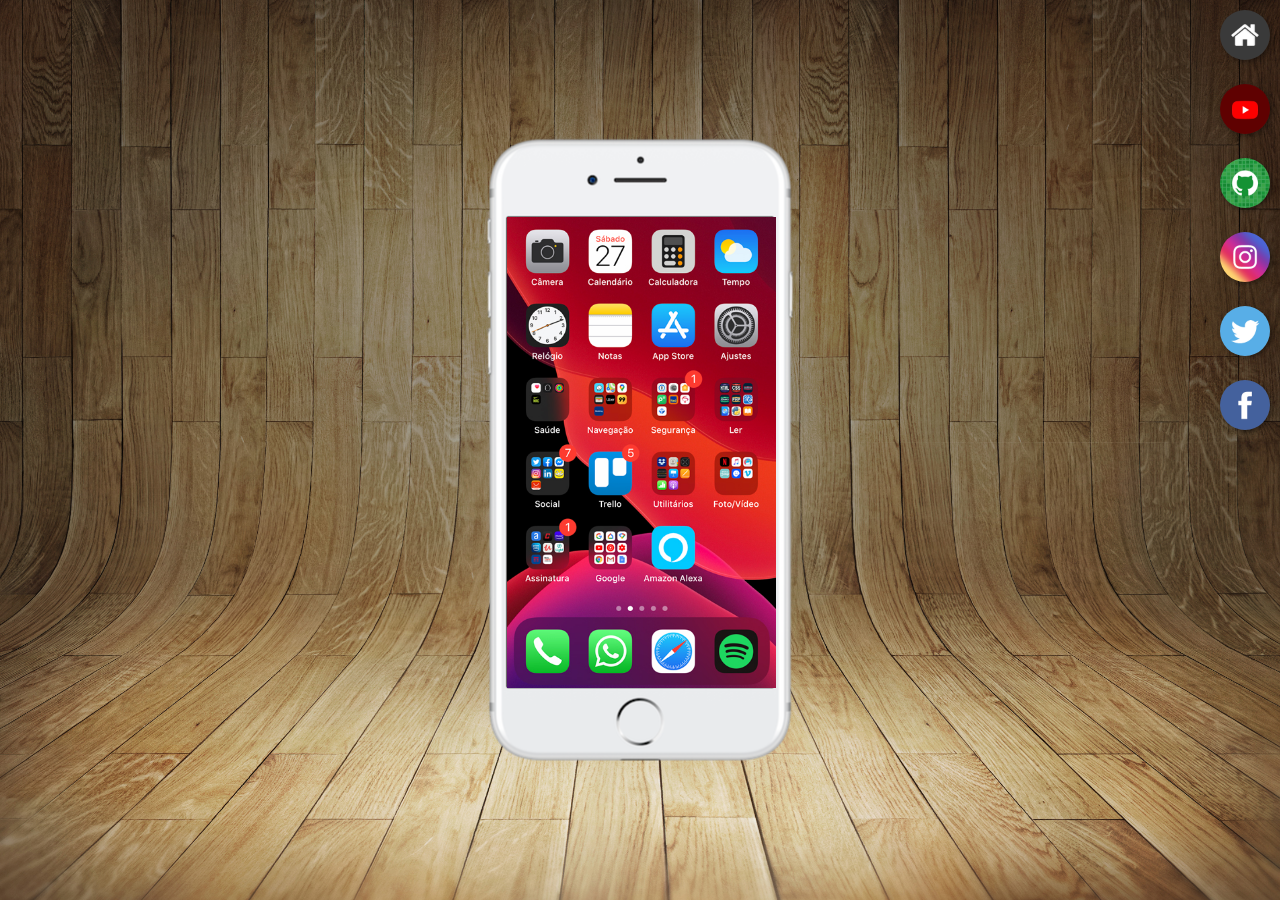
<file: index.html>
<!DOCTYPE html>
<html lang="pt-br">
<head>
    <meta charset="UTF-8">
    <meta name="viewport" content="width=device-width, initial-scale=1.0">
    <link rel="shortcut icon" href="favicon.ico" type="image/x-icon">
    <link rel="stylesheet" href="estilos/style.css">
    <title>Projeto Redes Sociais</title>
</head>
<body>
    <main>
        <section id="telefone">
            <iframe src="home.html" name="tela" id="tela" frameborder="0"></iframe>
        </section>
        <section id="redes-sociais">
            <a href="home.html" target="tela"><img src="imagens/logo-home.jpg" alt=""></a><br>
            <a href="youtube.html" target="tela"><img src="imagens/logo-youtube.jpg" alt=""></a><br>
            <a href="github.html" target="tela"><img src="imagens/logo-github.jpg" alt=""></a><br>
            <a href="instagram.html" target="tela"><img src="imagens/logo-instagram.jpg" alt=""></a><br>
            <a href="twitter.html" target="tela"><img src="imagens/logo-twitter.jpg" alt=""></a><br>
            <a href="facebook.html" target="tela"><img src="imagens/logo-facebook.jpg" alt=""></a>
        </section>
    </main>
</body>
</html>
</file>
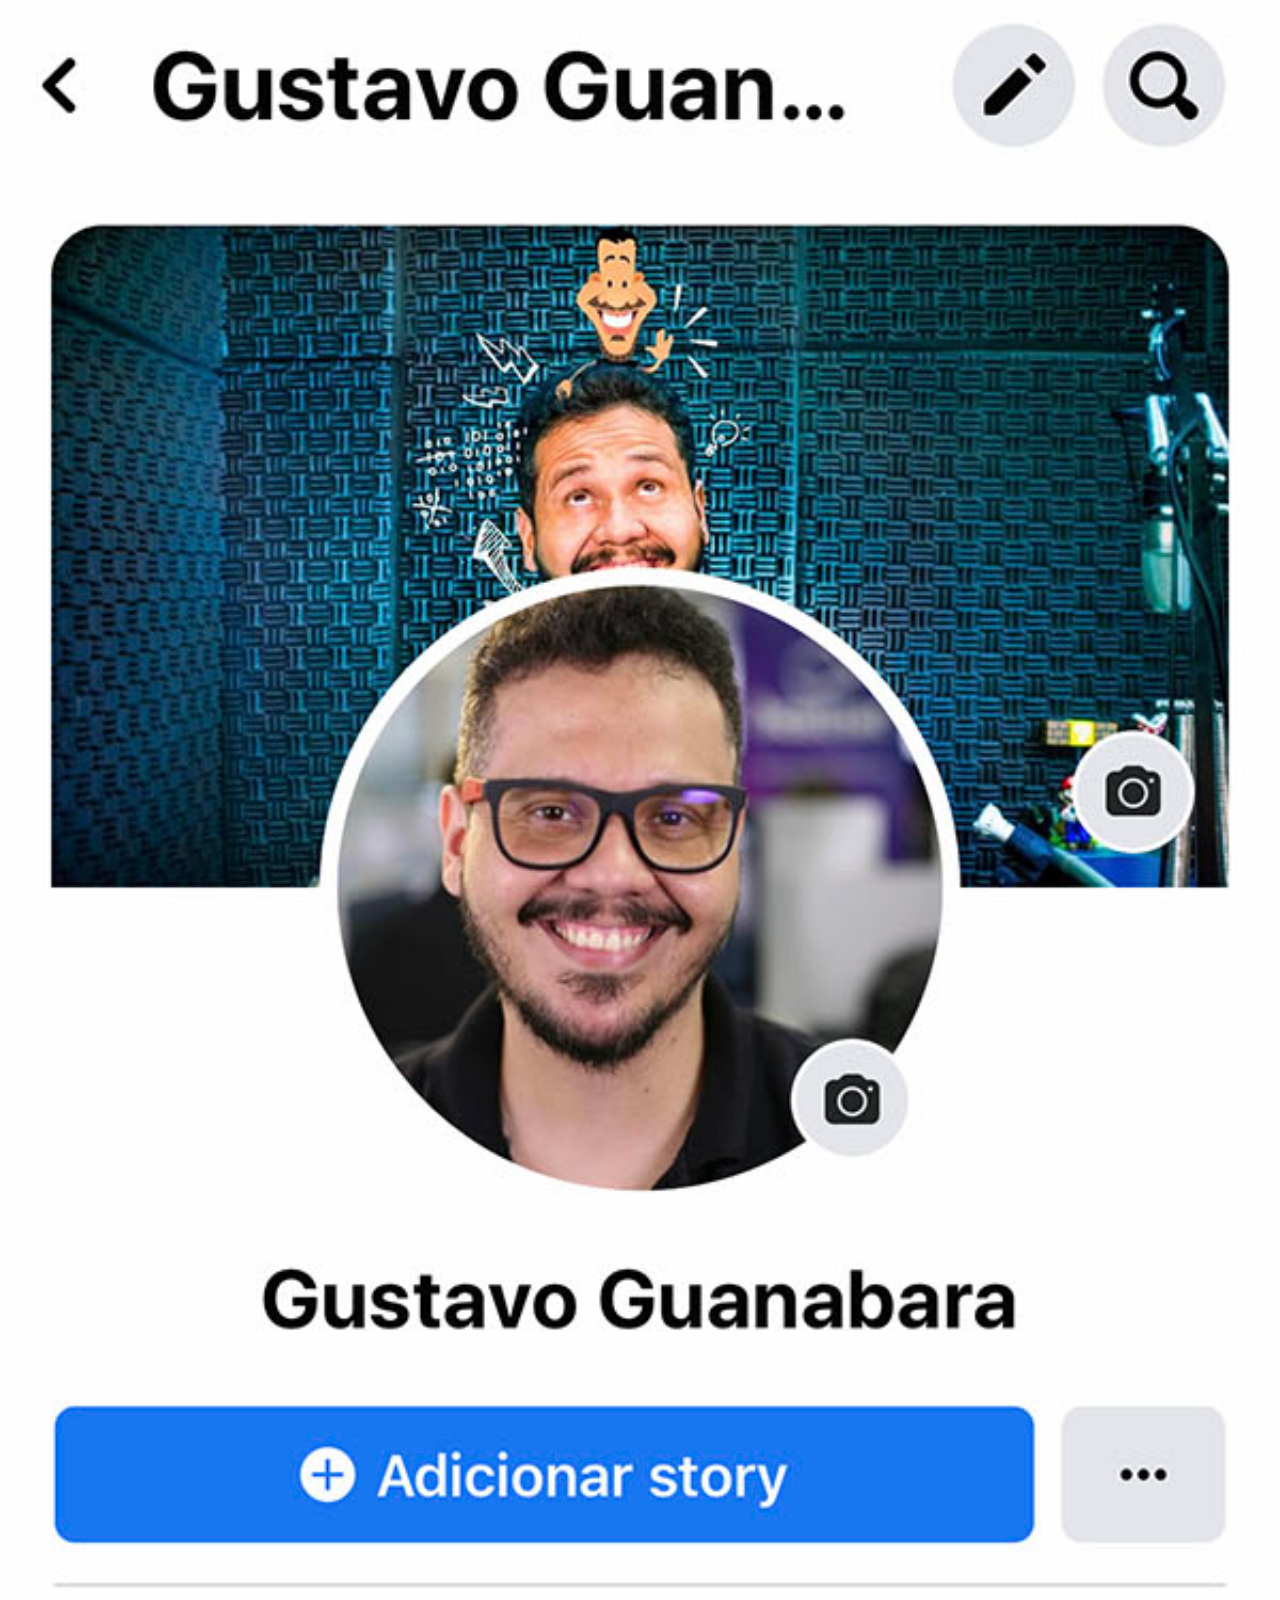
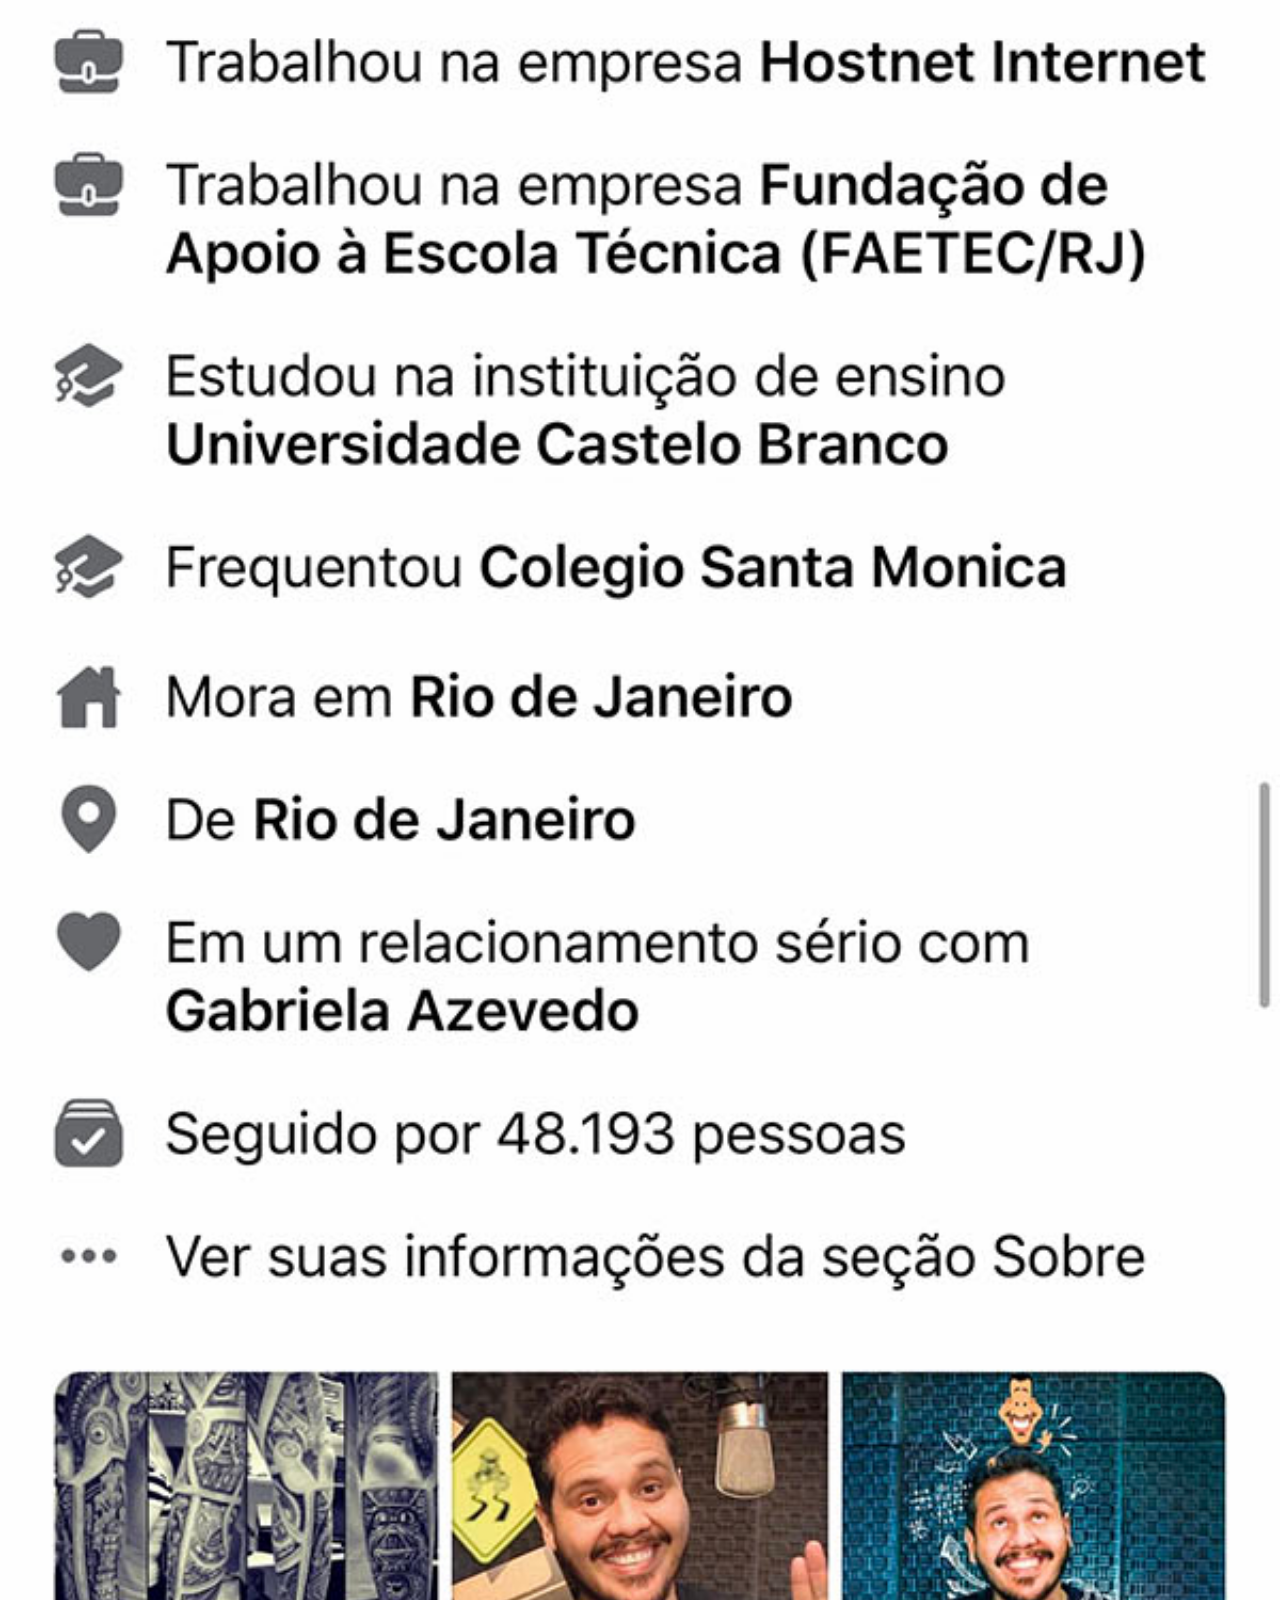
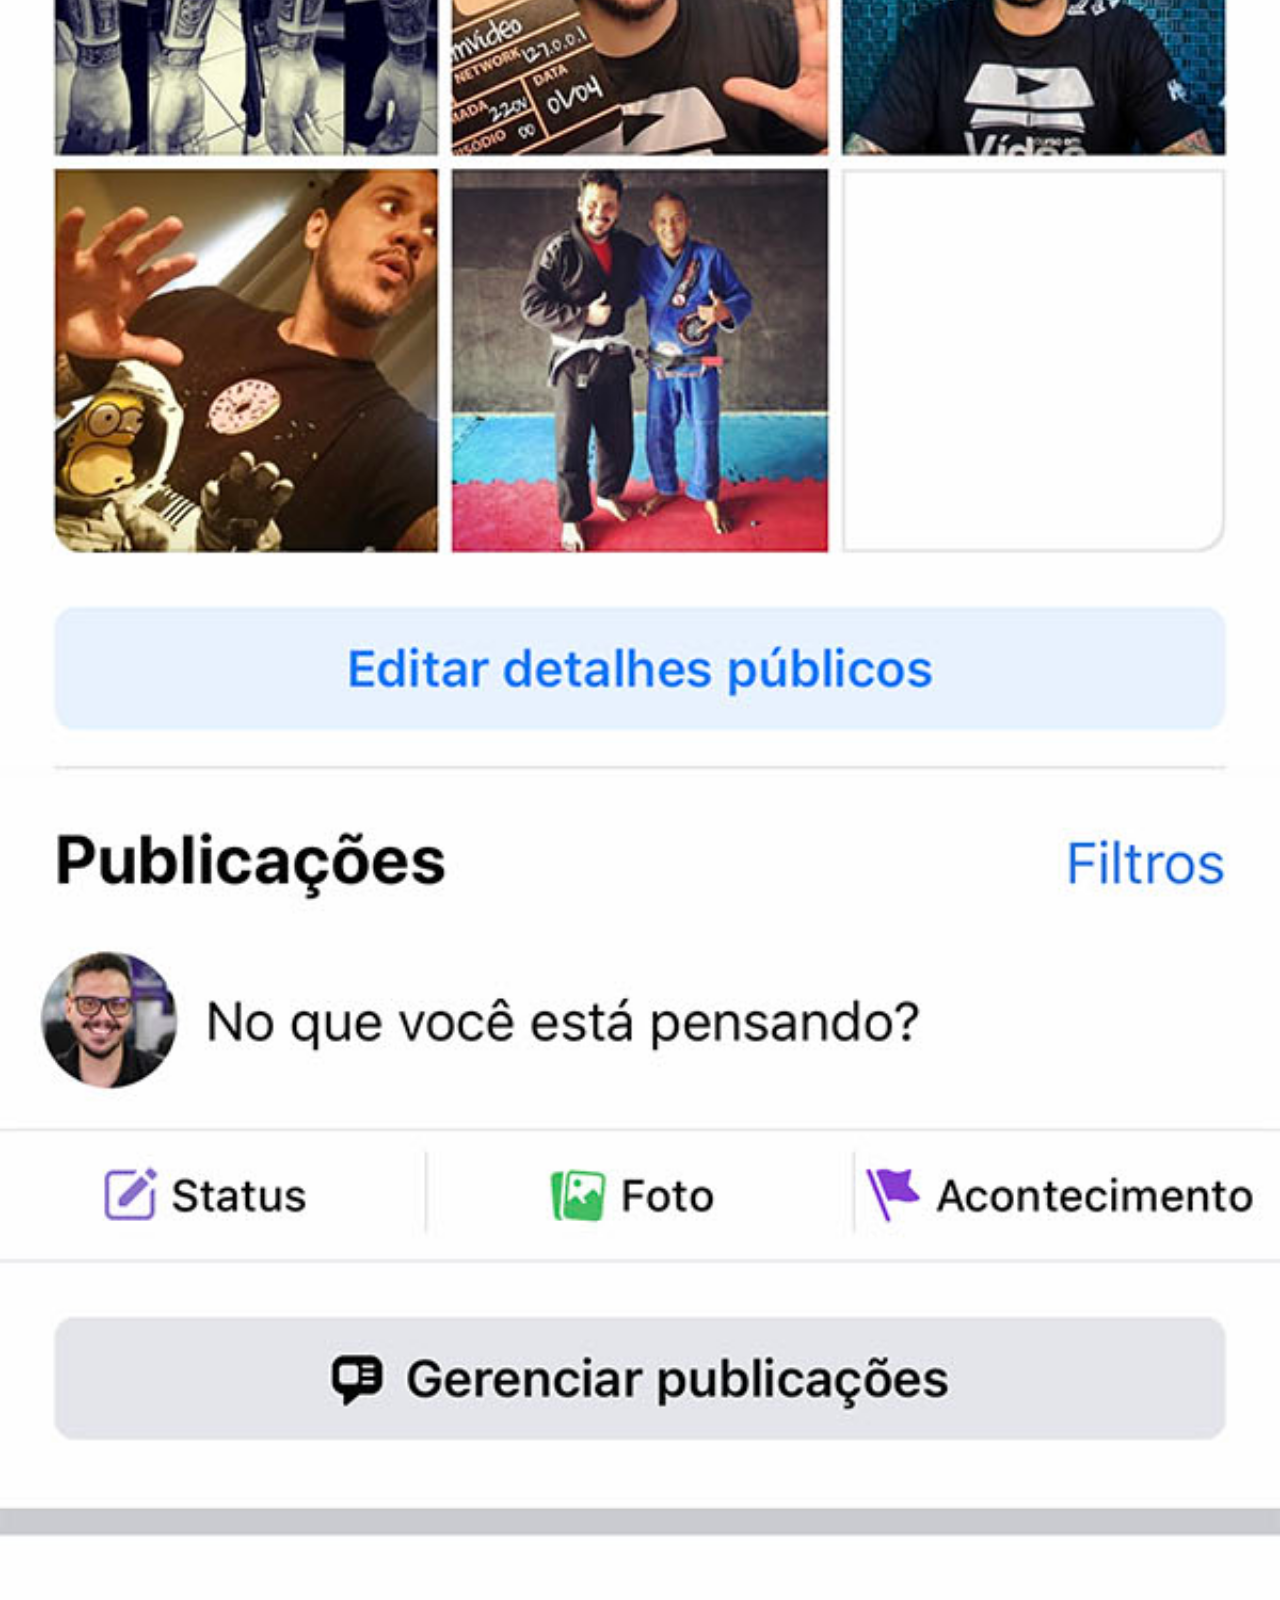
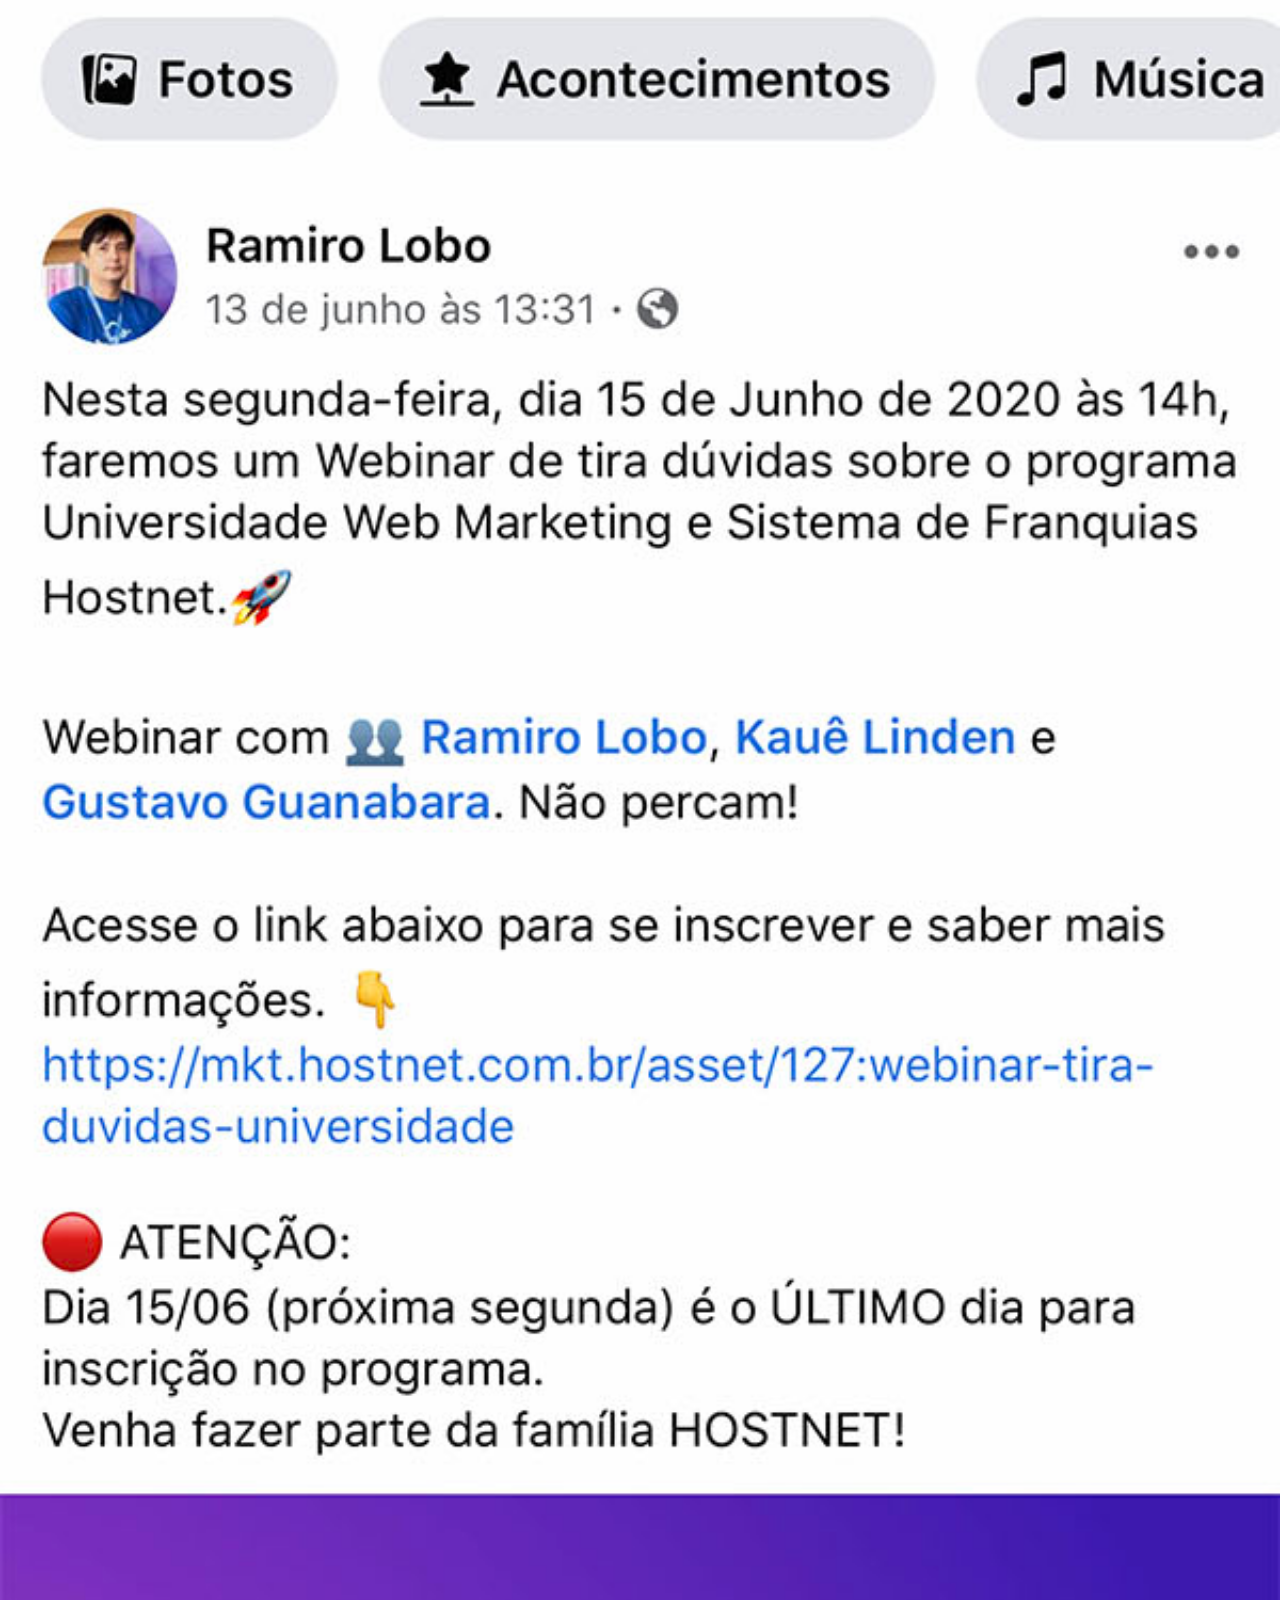
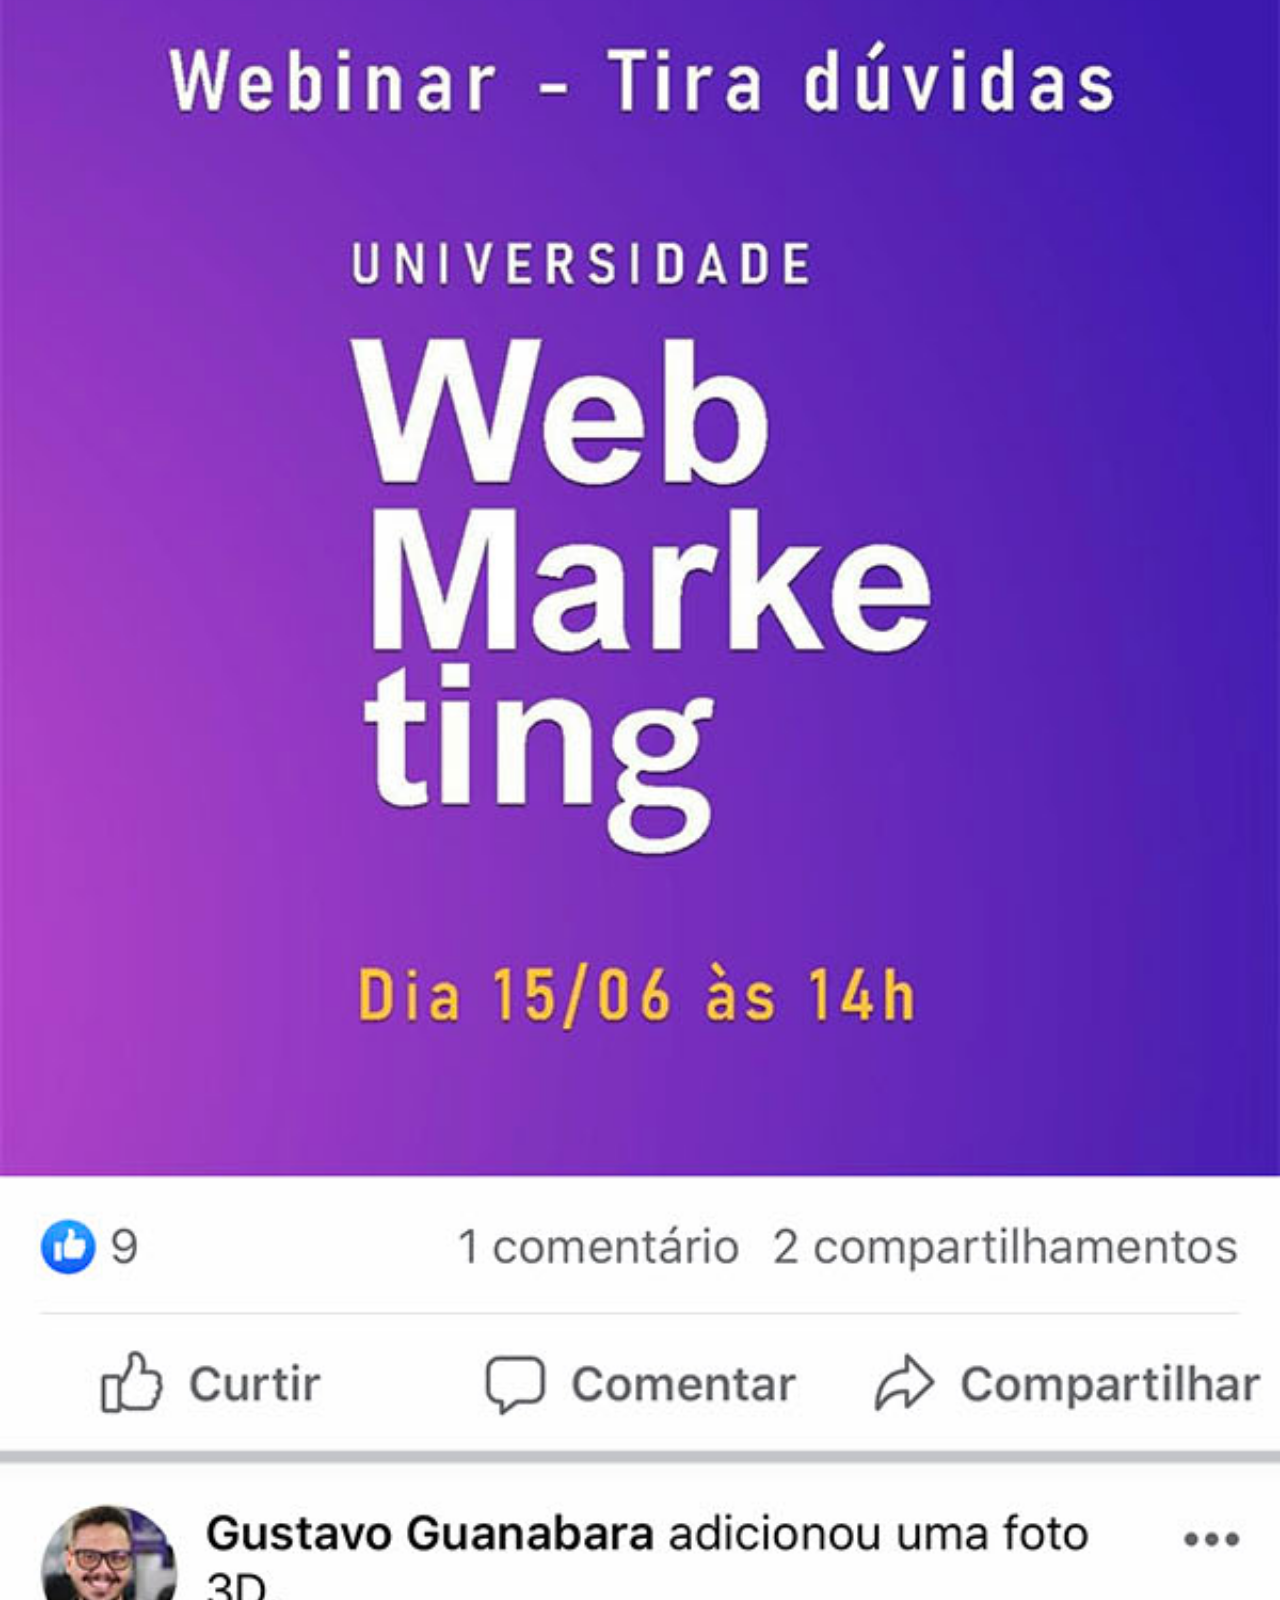
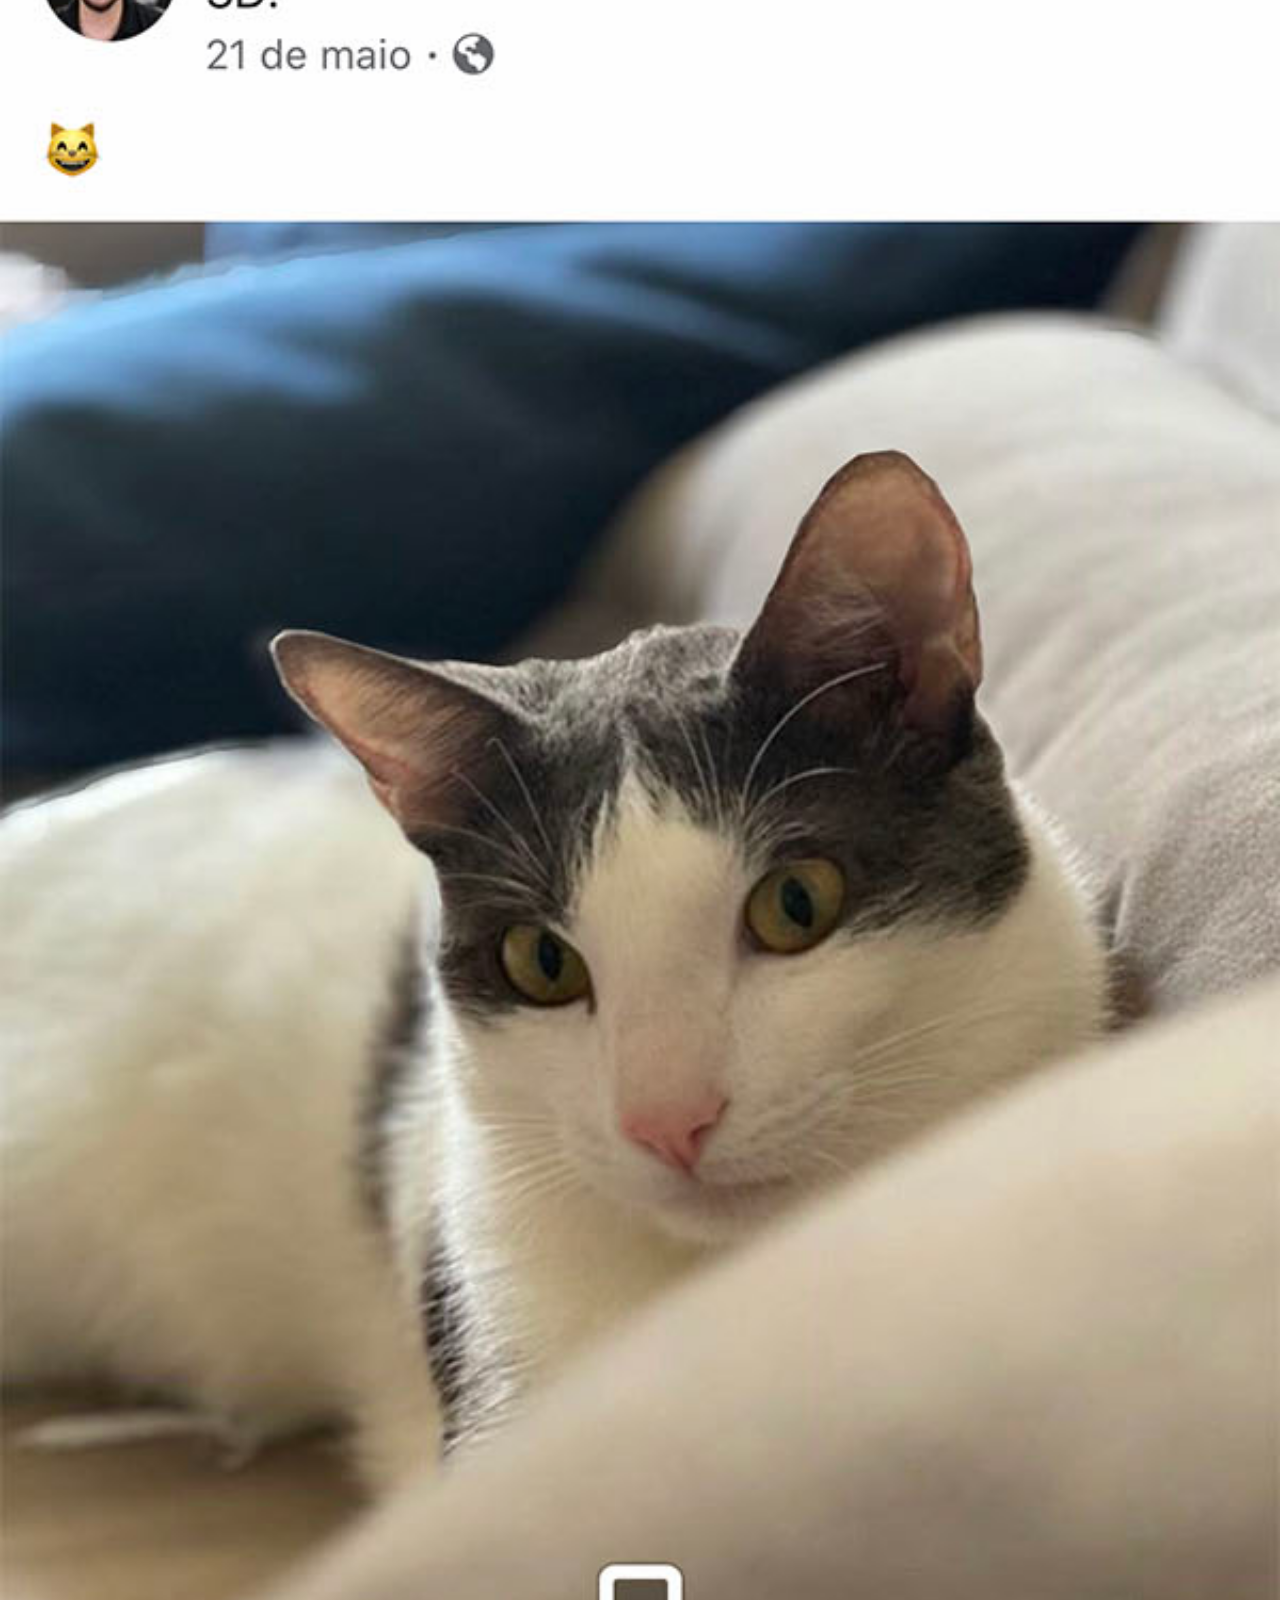
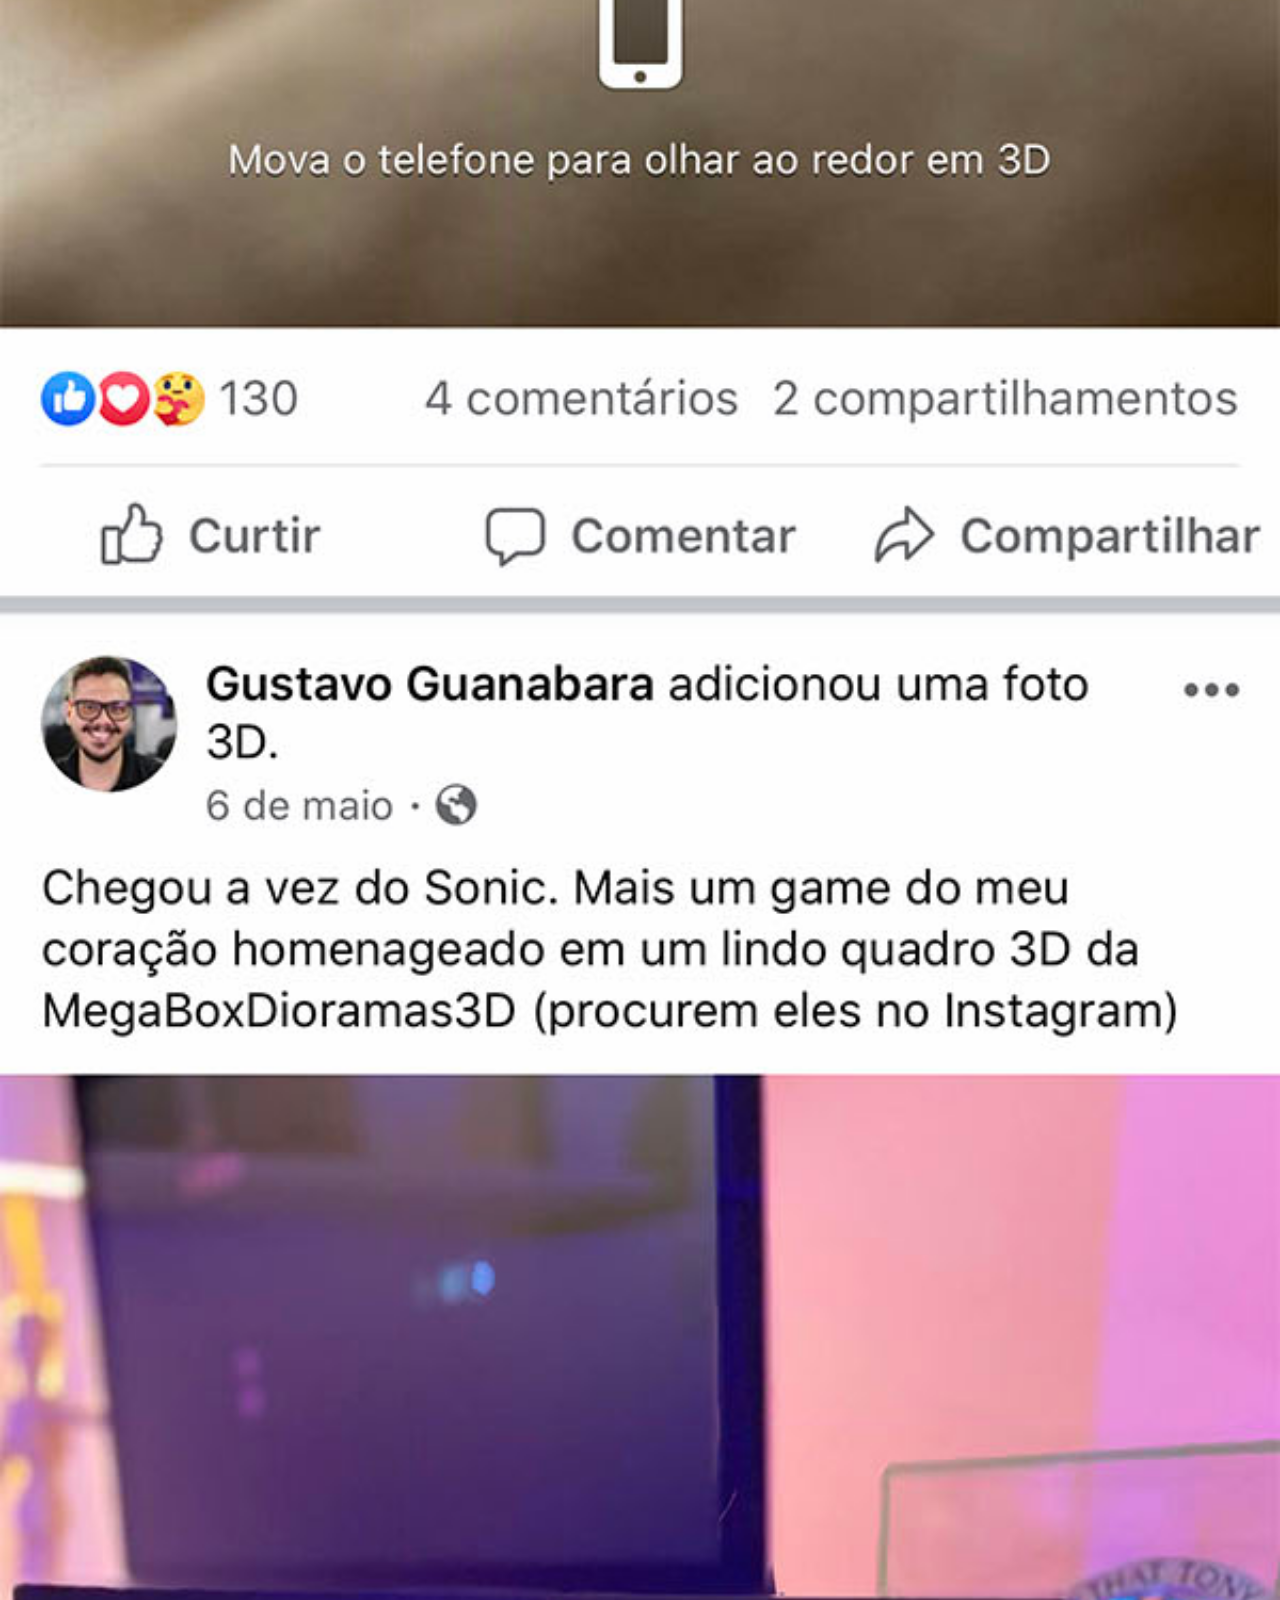
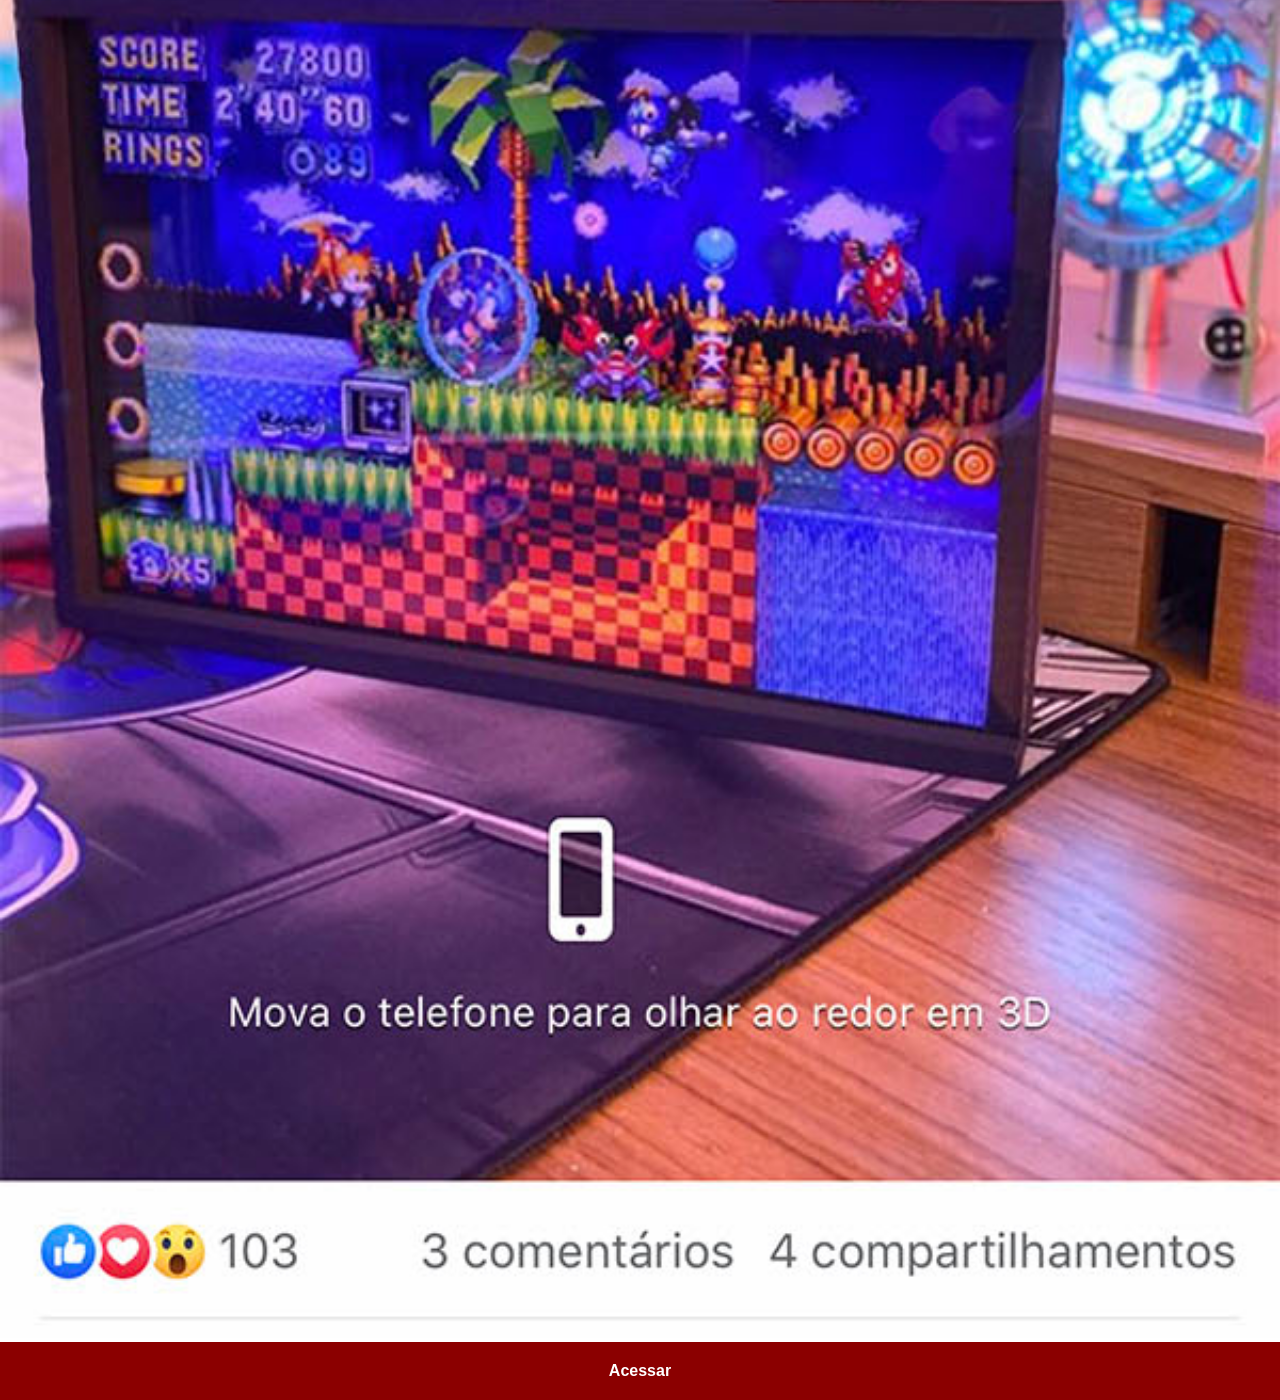
<file: facebook.html>
<!DOCTYPE html>
<html lang="pt-br">
<head>
    <meta charset="UTF-8">
    <meta name="viewport" content="width=device-width, initial-scale=1.0">
    <title>Facebook</title>
    <link rel="stylesheet" href="estilos/social.css">
</head>
<body>
    <img src="imagens/tela-facebook.jpg" alt="Facebook">
    <a href="https://www.facebook.com/gustavoguanabara/?locale=pt_BR" target="_blank">Acessar</a>
</body>
</html>
</file>
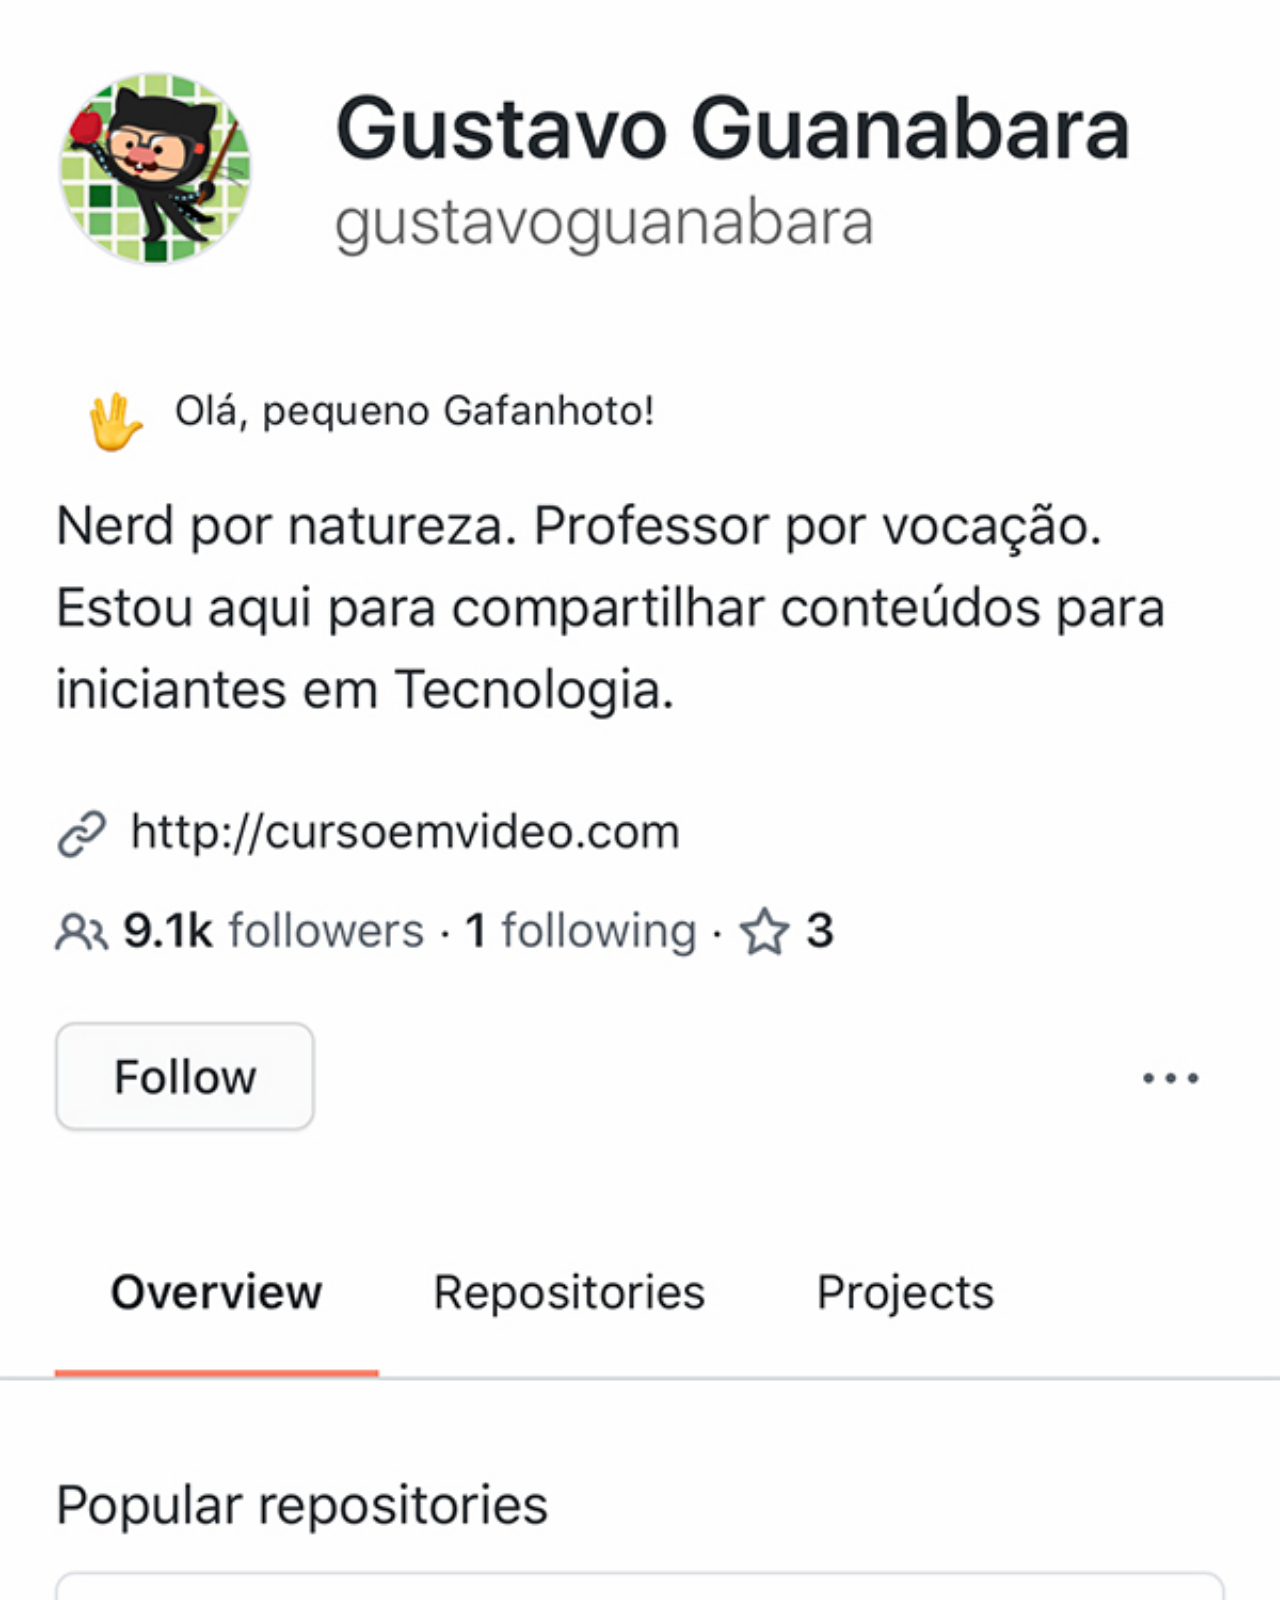
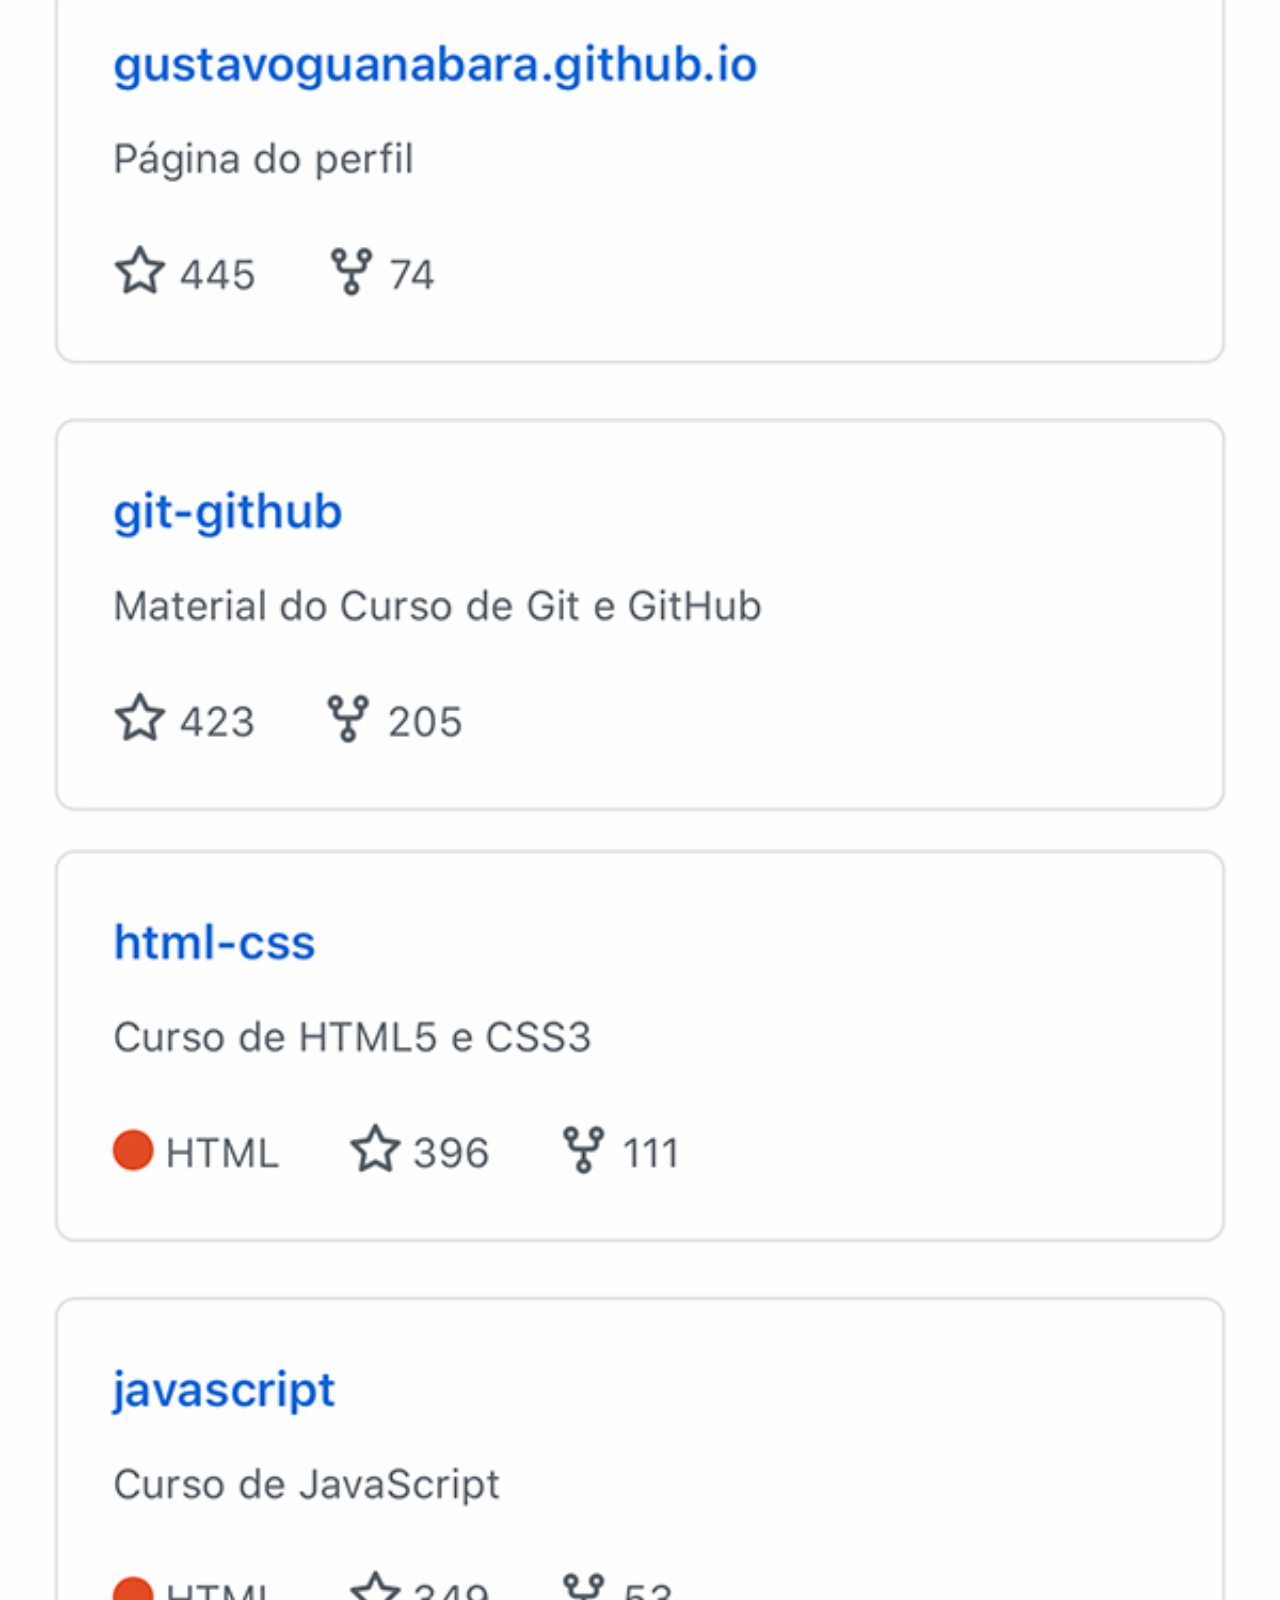
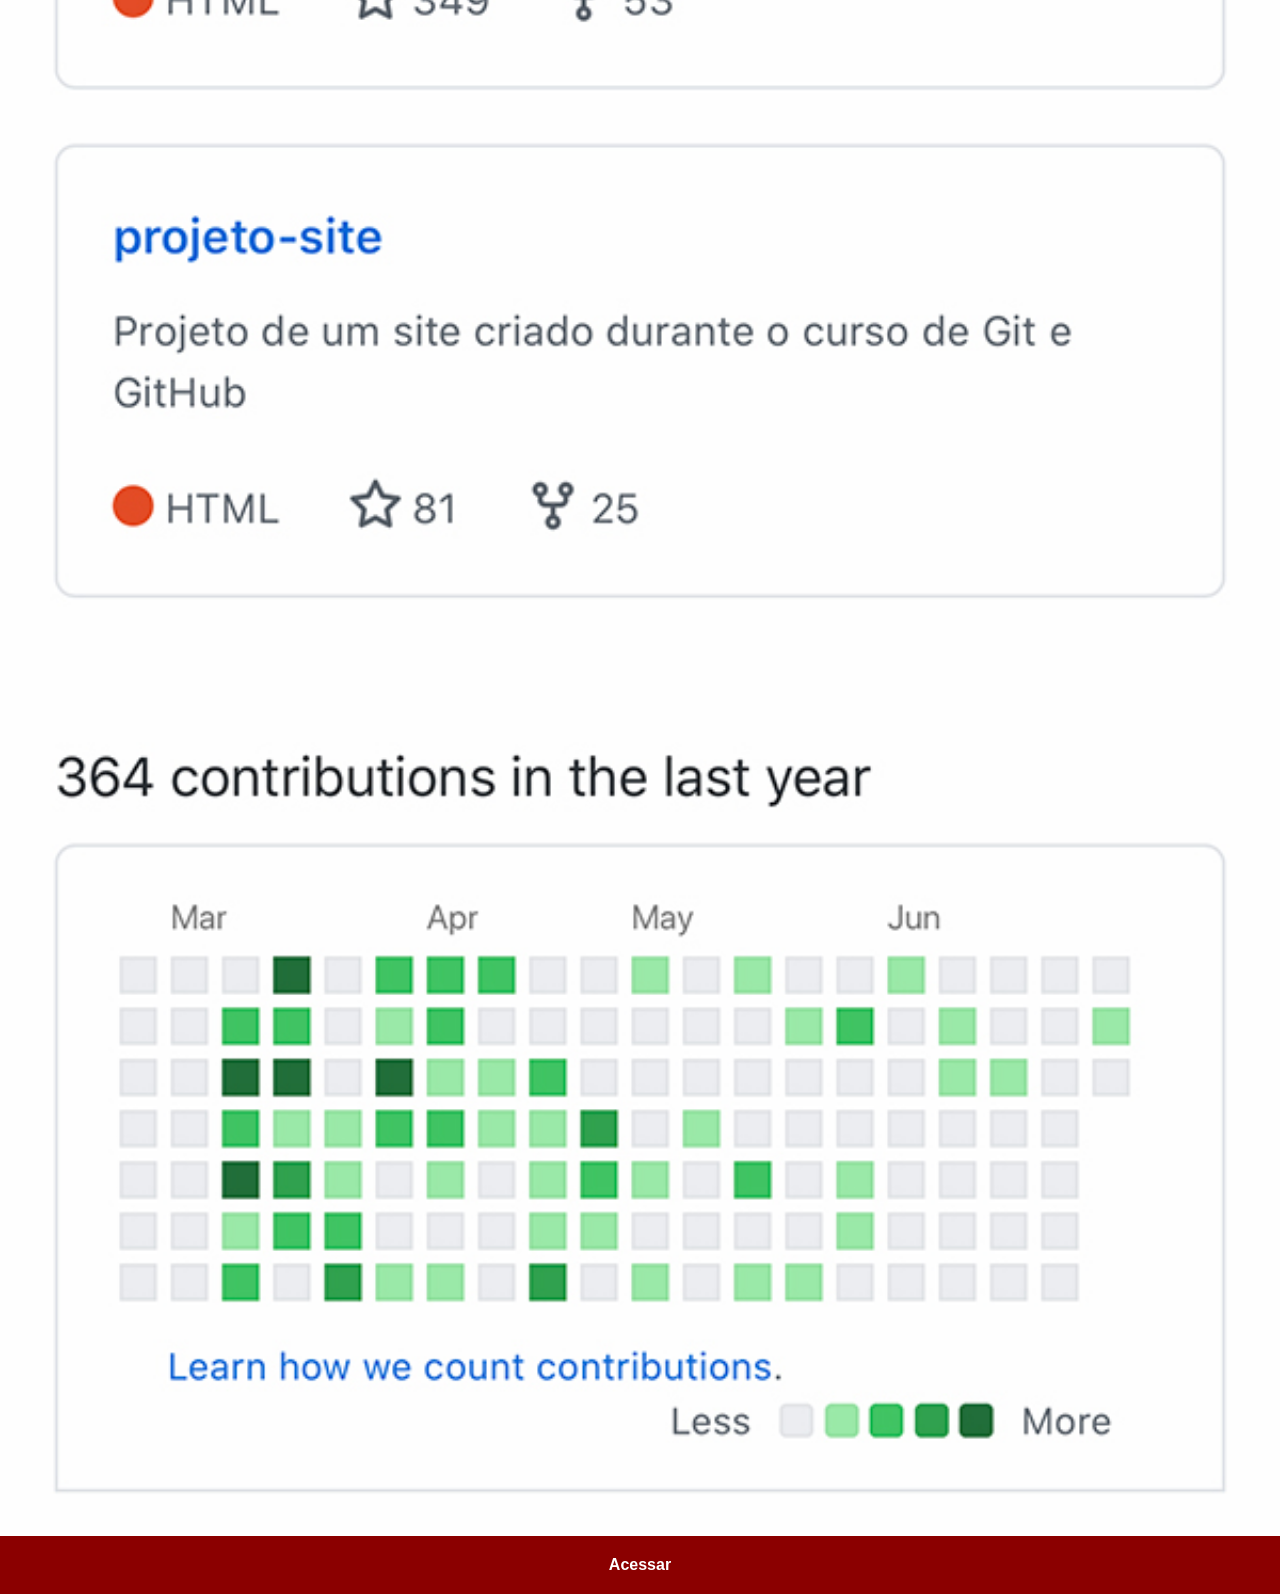
<file: github.html>
<!DOCTYPE html>
<html lang="pt-br">
<head>
    <meta charset="UTF-8">
    <meta name="viewport" content="width=device-width, initial-scale=1.0">
    <title>GitHub</title>
    <link rel="stylesheet" href="estilos/social.css">
</head>
<body>
    <img src="imagens/tela-github.jpg" alt="Github">
    <a href="https://gustavoguanabara.github.io" target="_blank">Acessar</a>
</body>
</html>
</file>
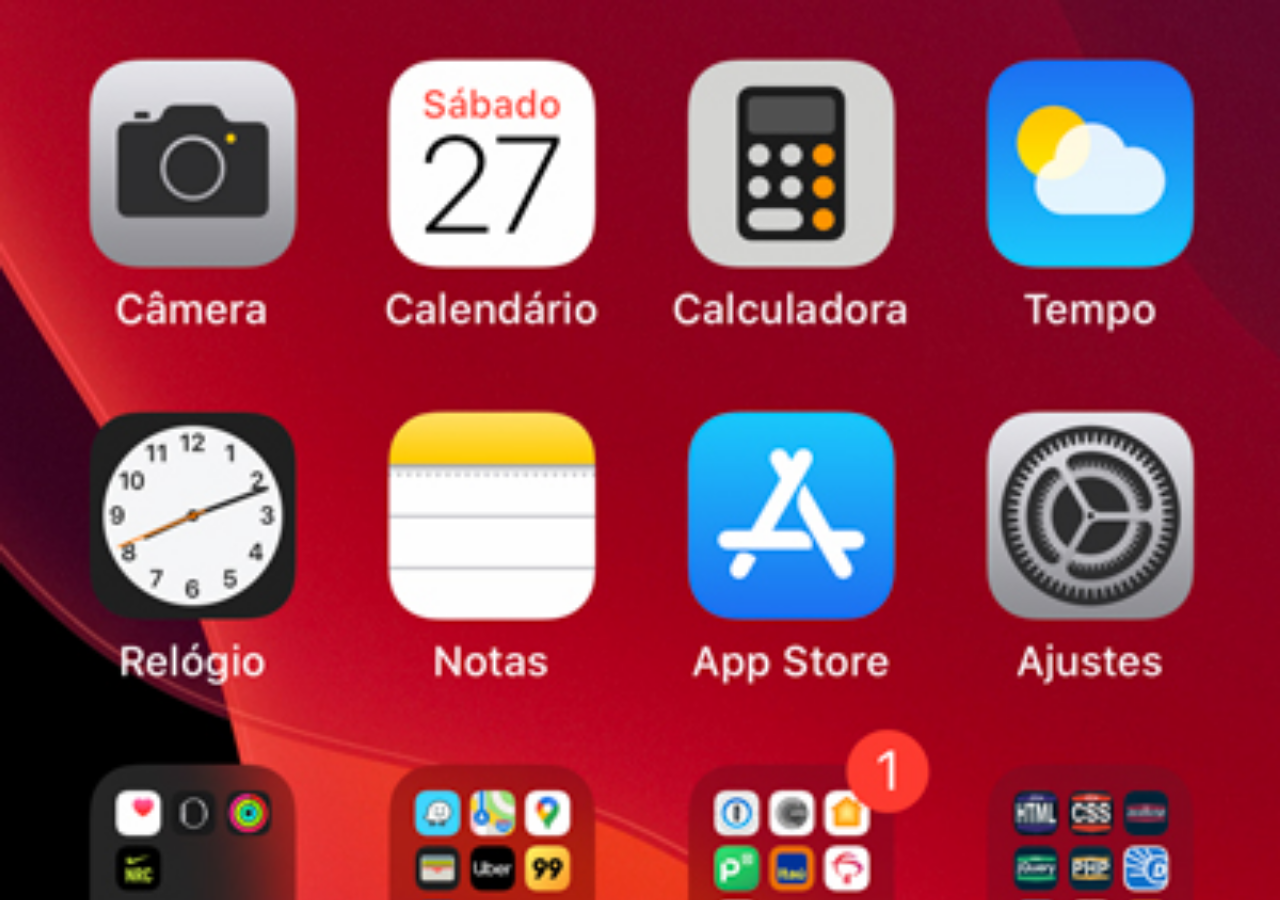
<file: home.html>
<!DOCTYPE html>
<html lang="pt-br">
<head>
    <meta charset="UTF-8">
    <meta name="viewport" content="width=device-width, initial-scale=1.0">
    <title>Home</title>
    <style>
        *{
            margin: 0;
            padding: 0;
        }

        body{
            width: 100vh;
            height: 100vh;
            background-color: black;
            background-image: url(imagens/tela-home.jpg);
            background-repeat: no-repeat;
            background-position: top center;
            background-size: cover;
        }

        ::-webkit-scrollbar{
            margin: 0;
            height: 0;
        }
    </style>
</head>
<body>
    
</body>
</html>
</file>
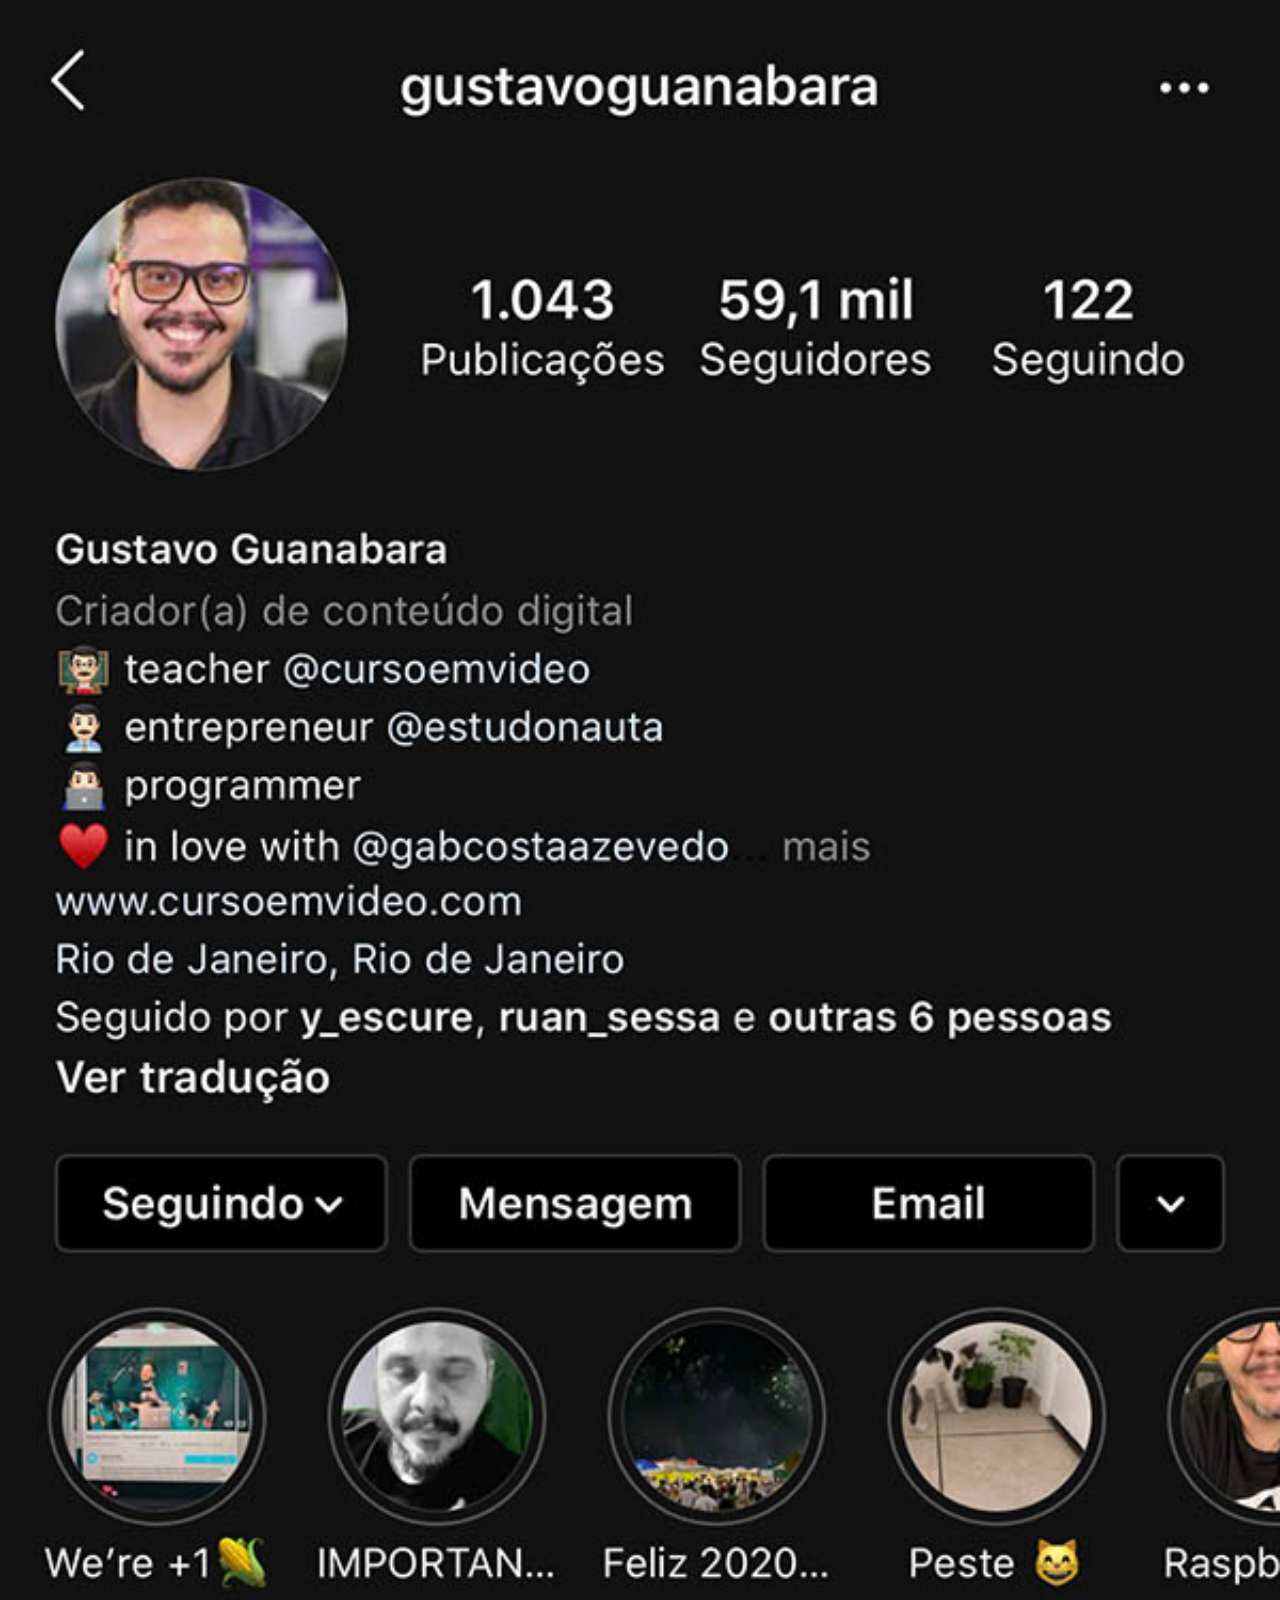
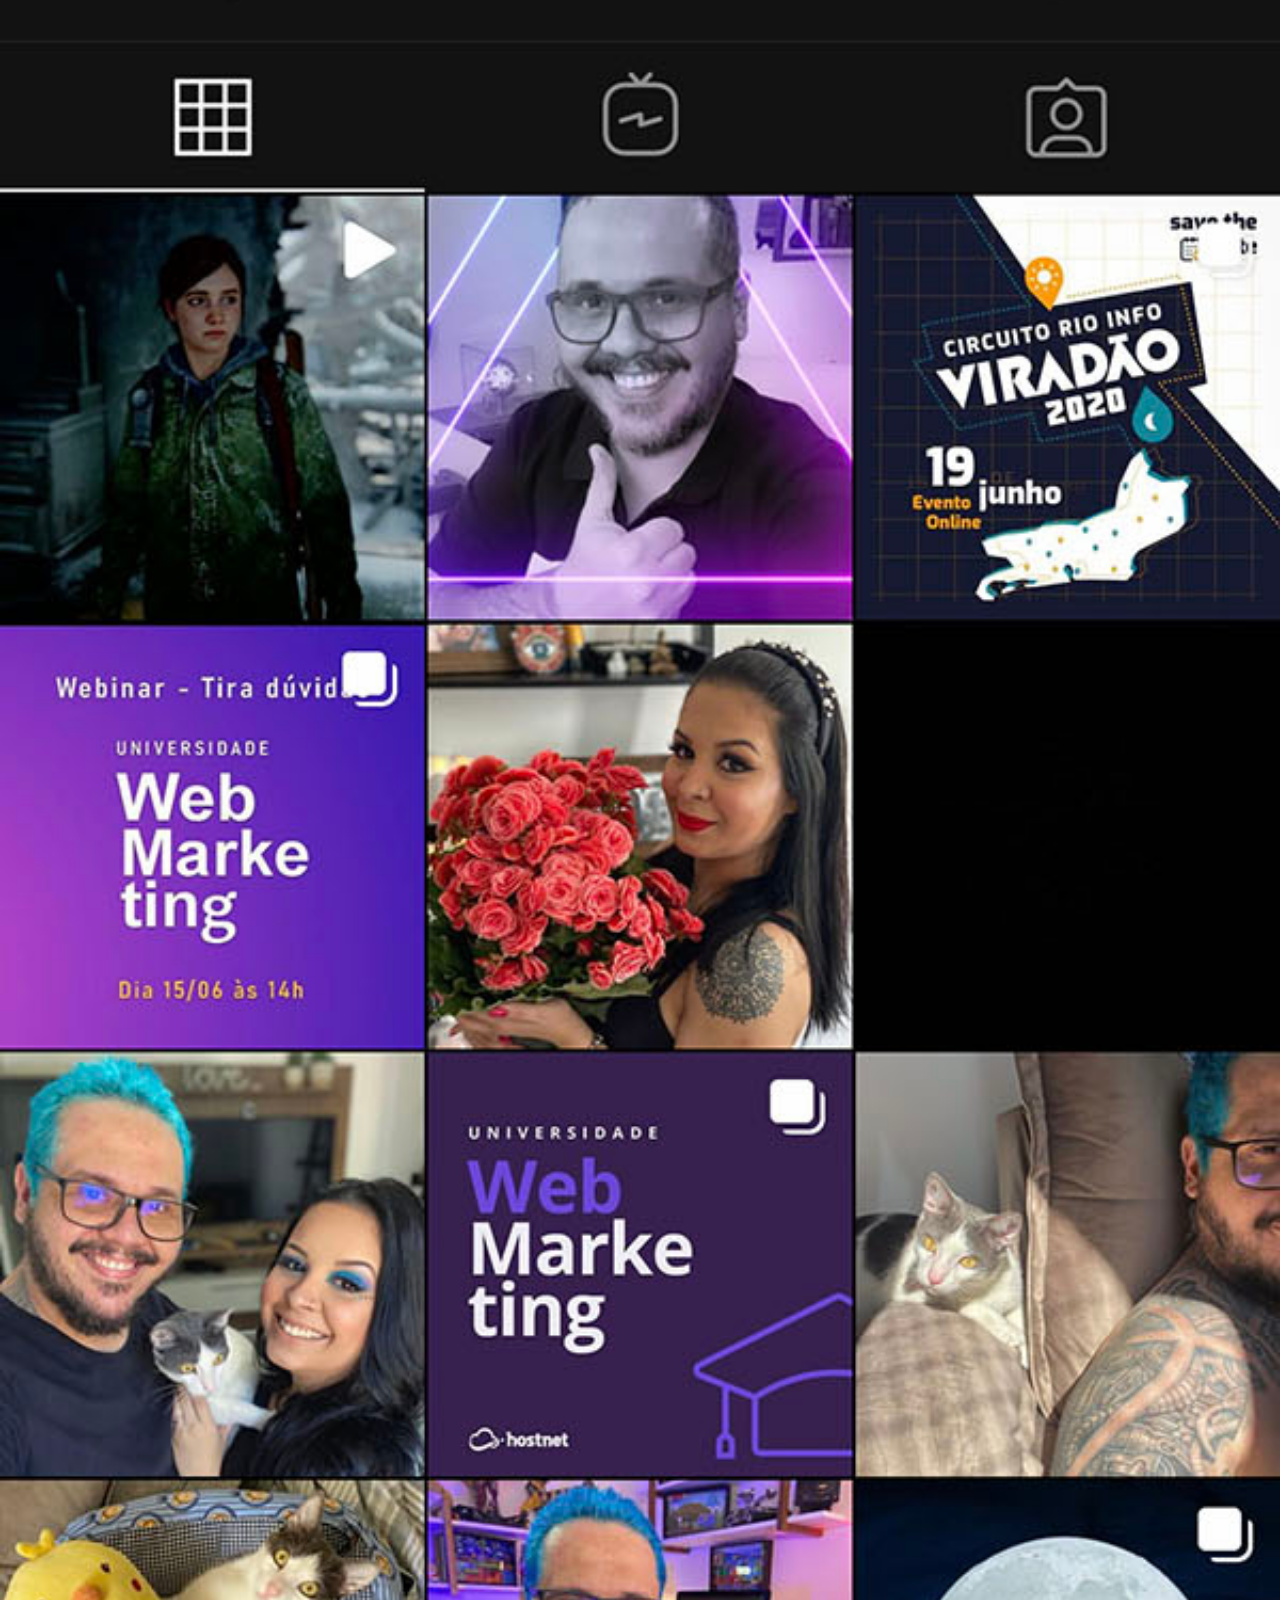
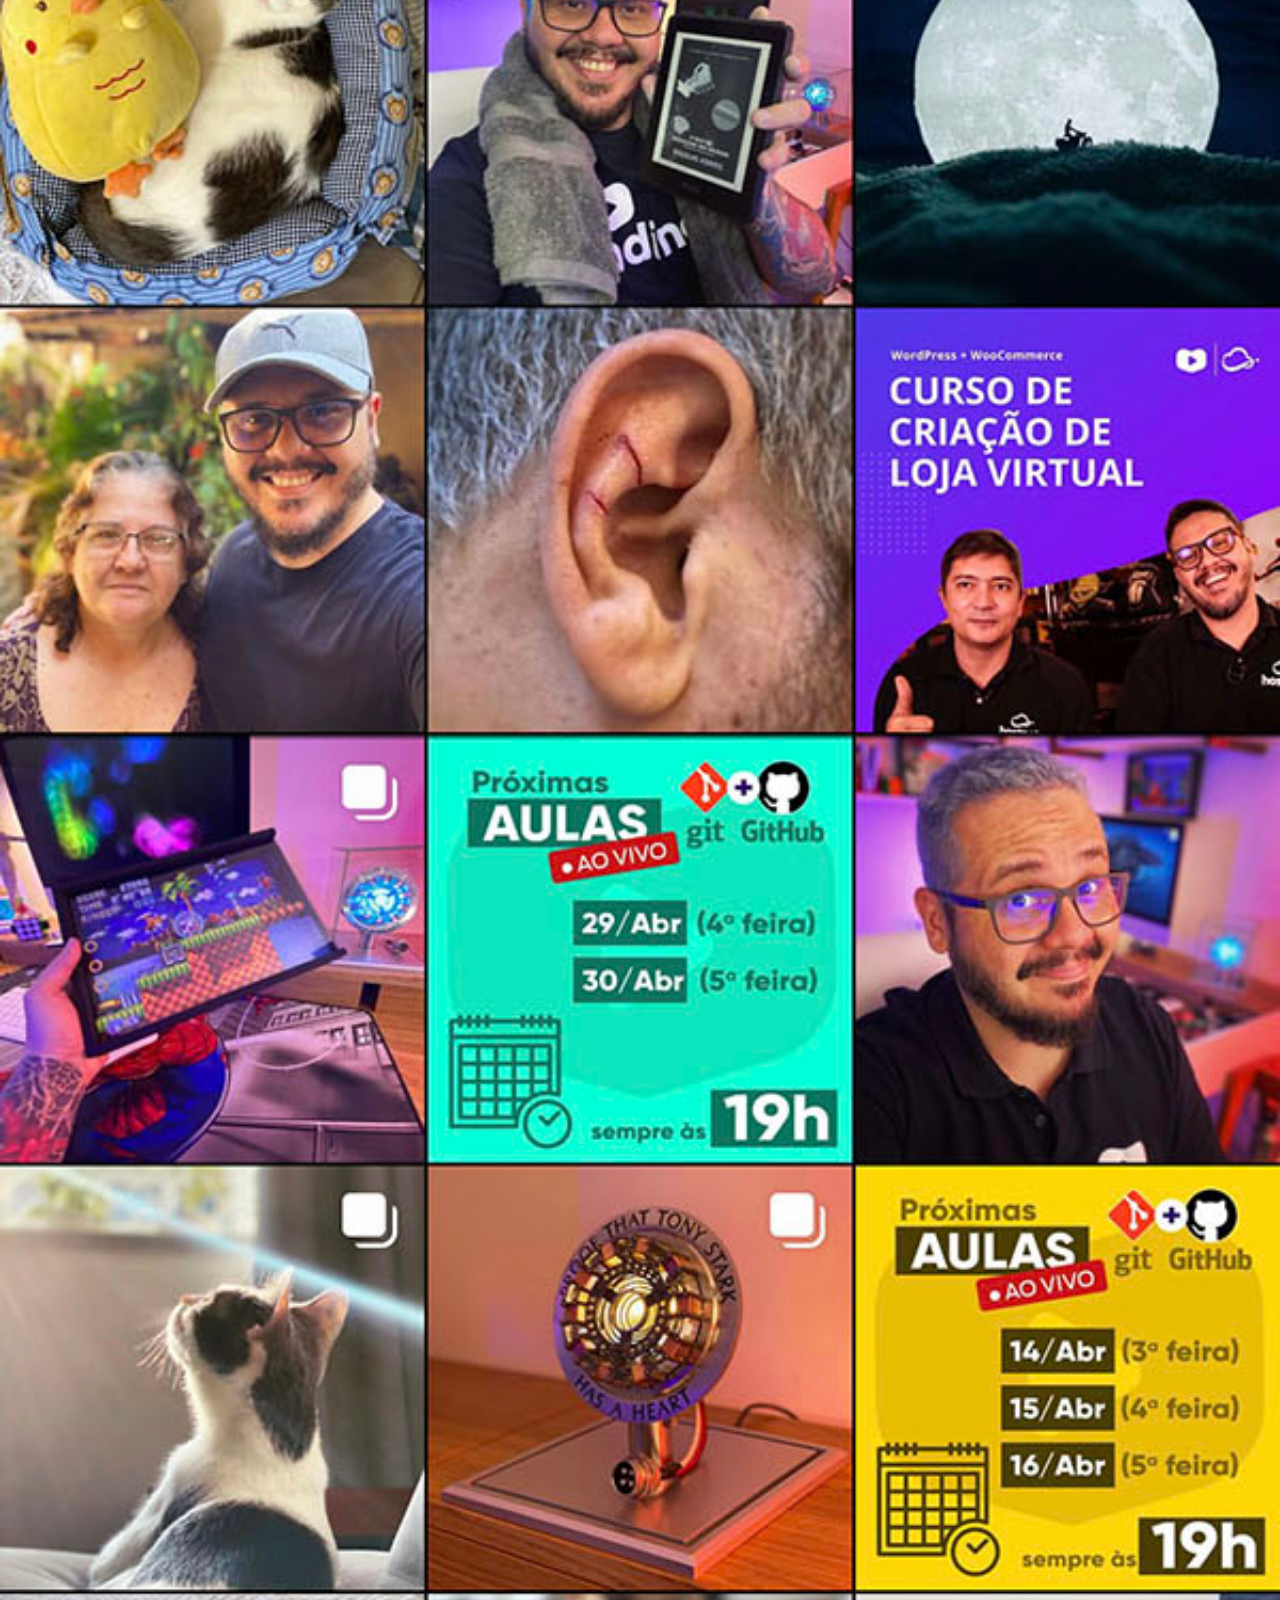
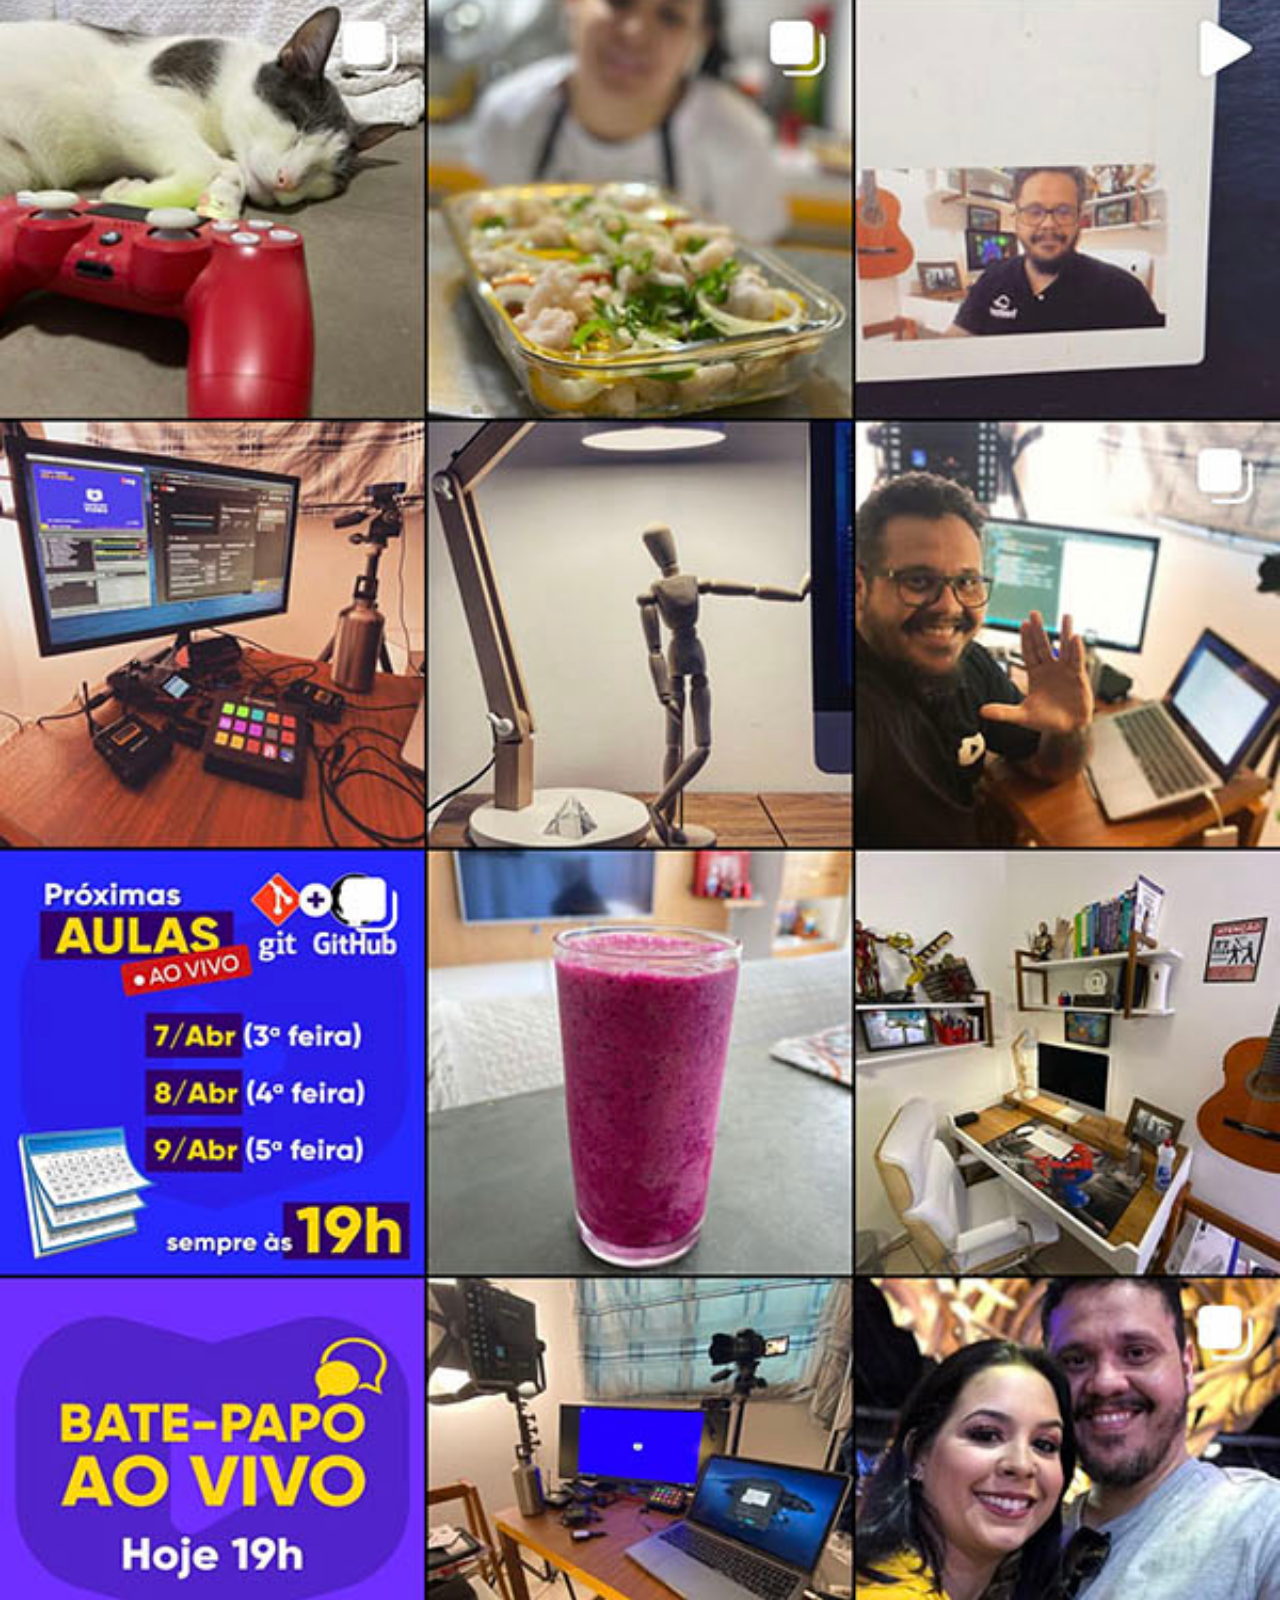
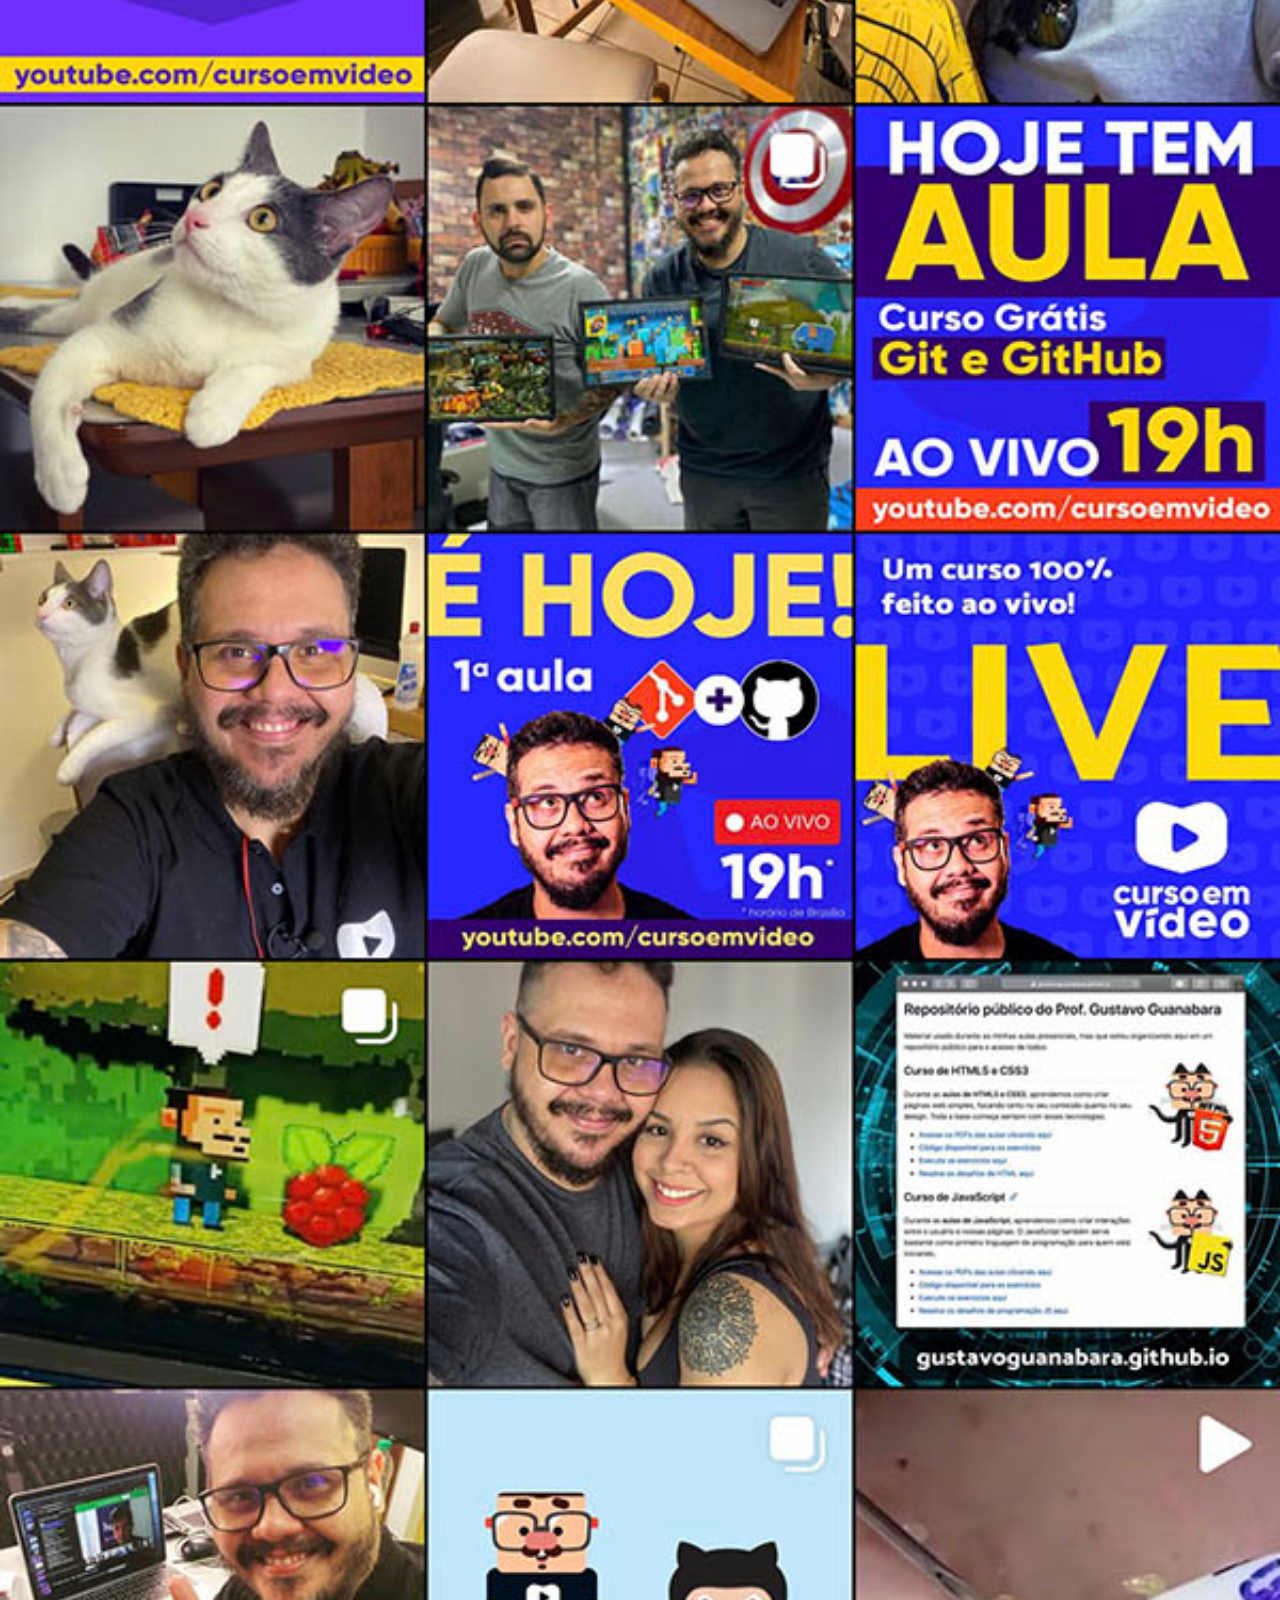
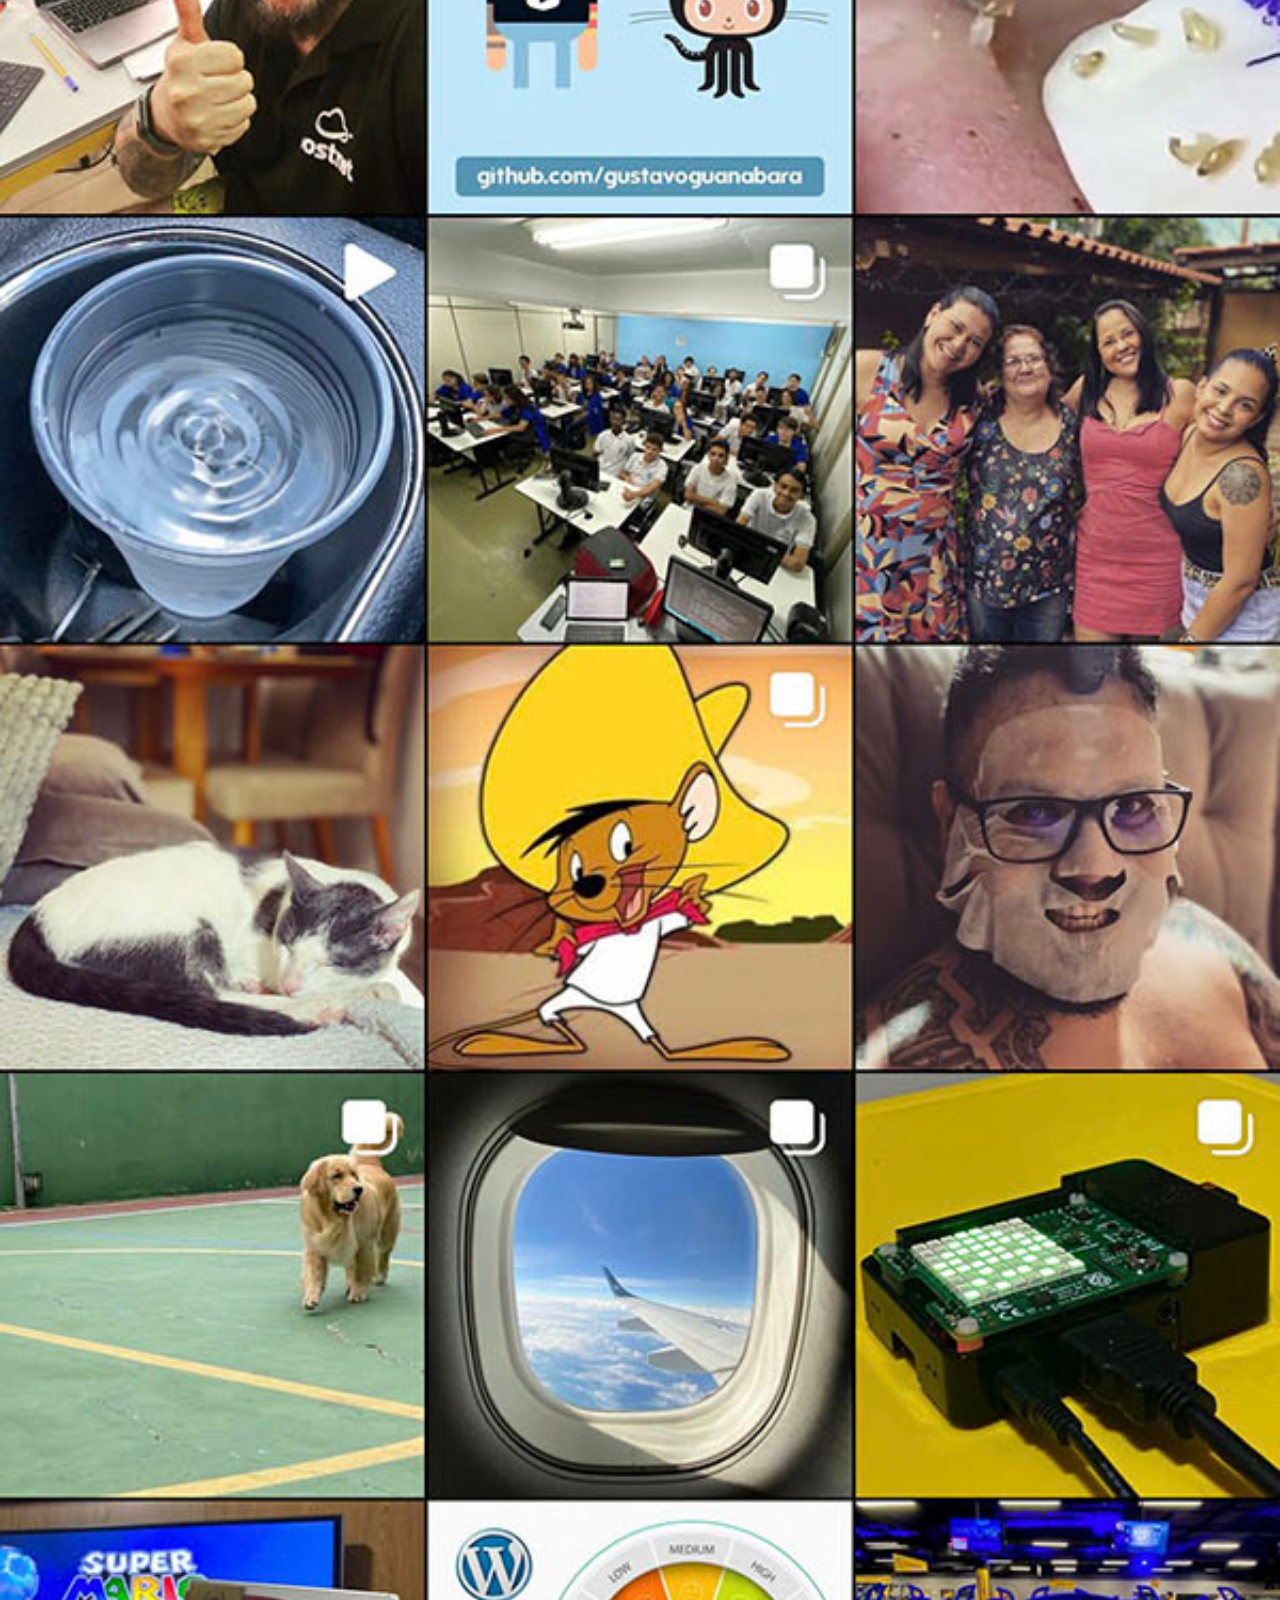
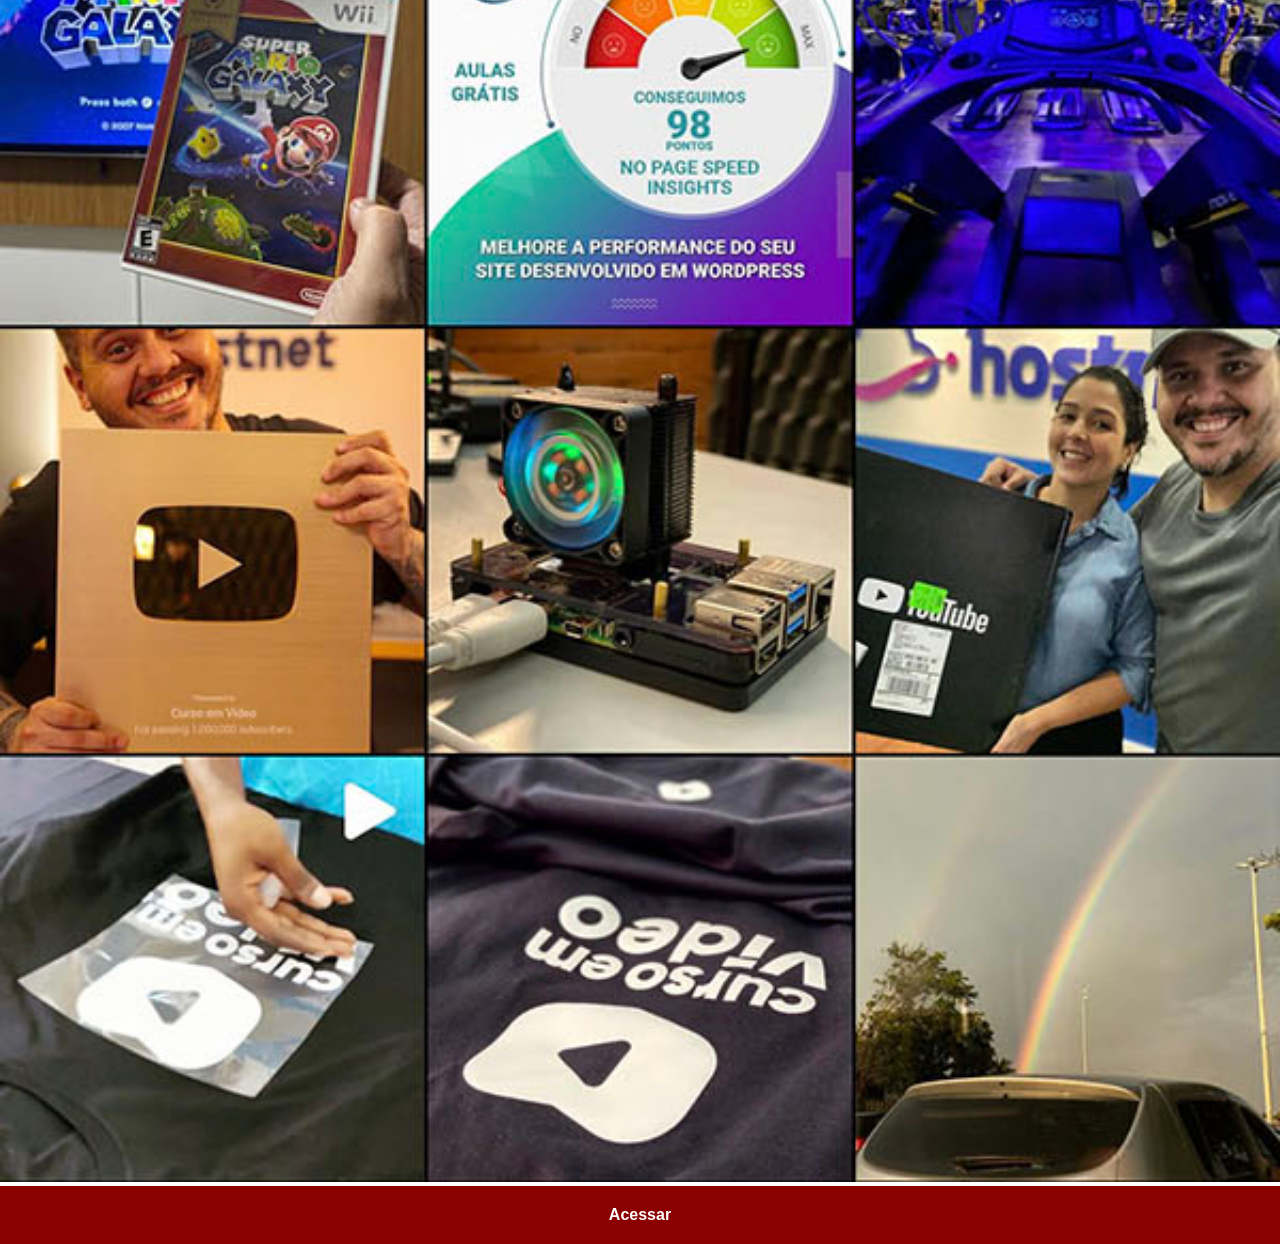
<file: instagram.html>
<!DOCTYPE html>
<html lang="pt-br">
<head>
    <meta charset="UTF-8">
    <meta name="viewport" content="width=device-width, initial-scale=1.0">
    <title>Instagram</title>
    <link rel="stylesheet" href="estilos/social.css">
</head>
<body>
    <img src="imagens/tela-instagram.jpg" alt="Instagram">
    <a href="https://www.instagram.com/gustavoguanabara" target="_blank">Acessar</a>
</body>
</html>
</file>
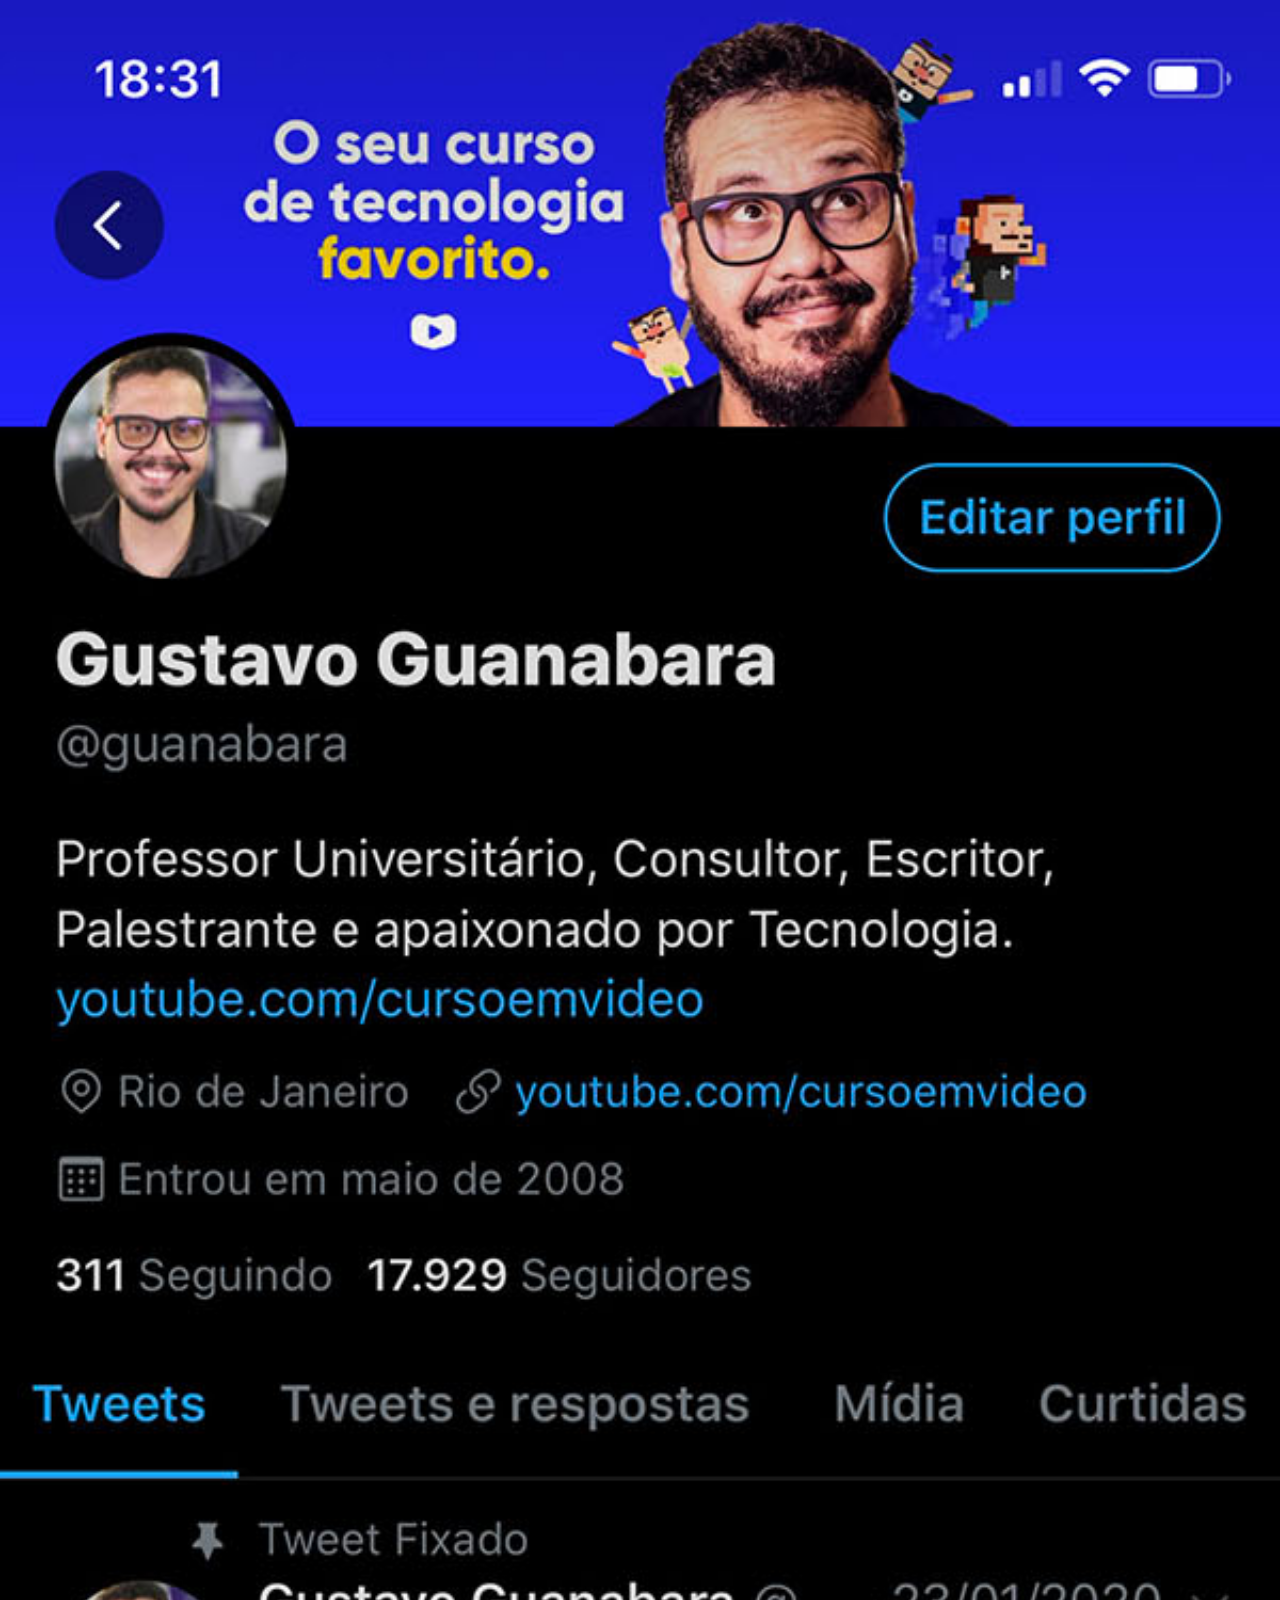
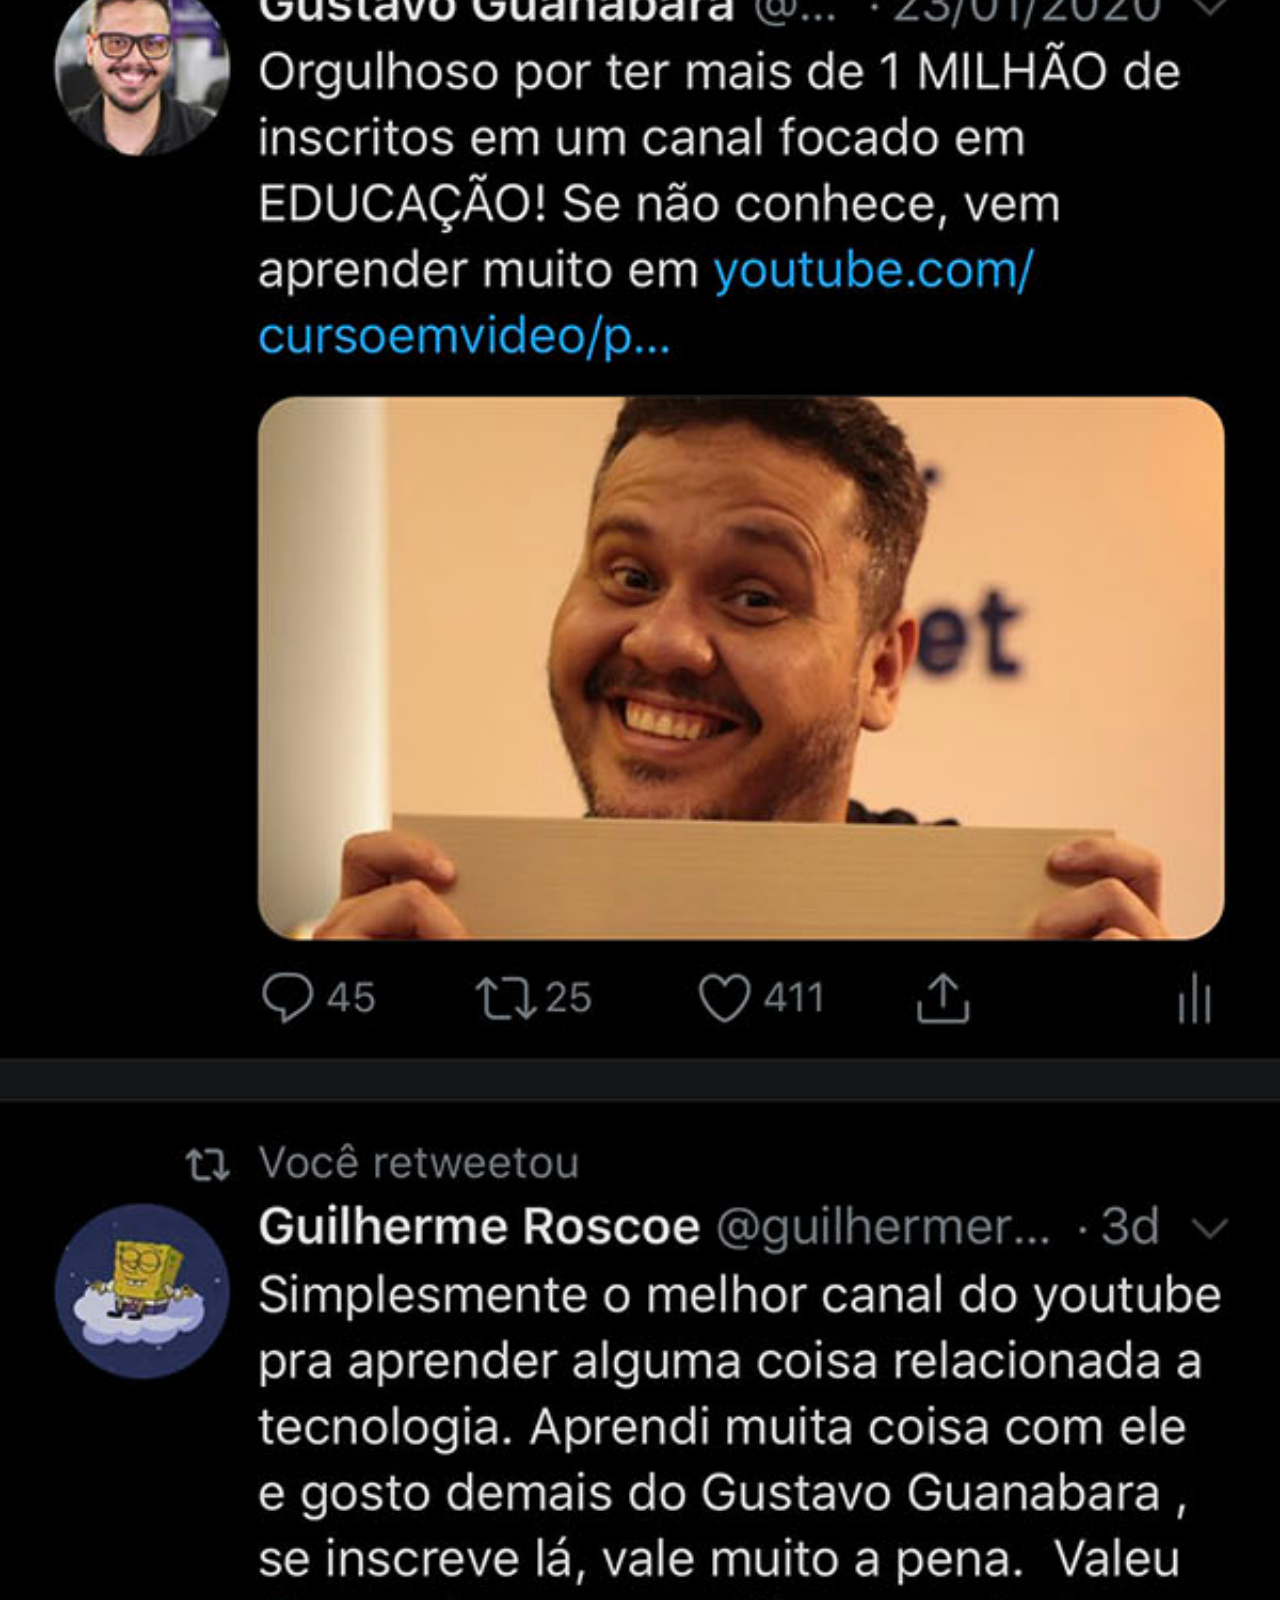
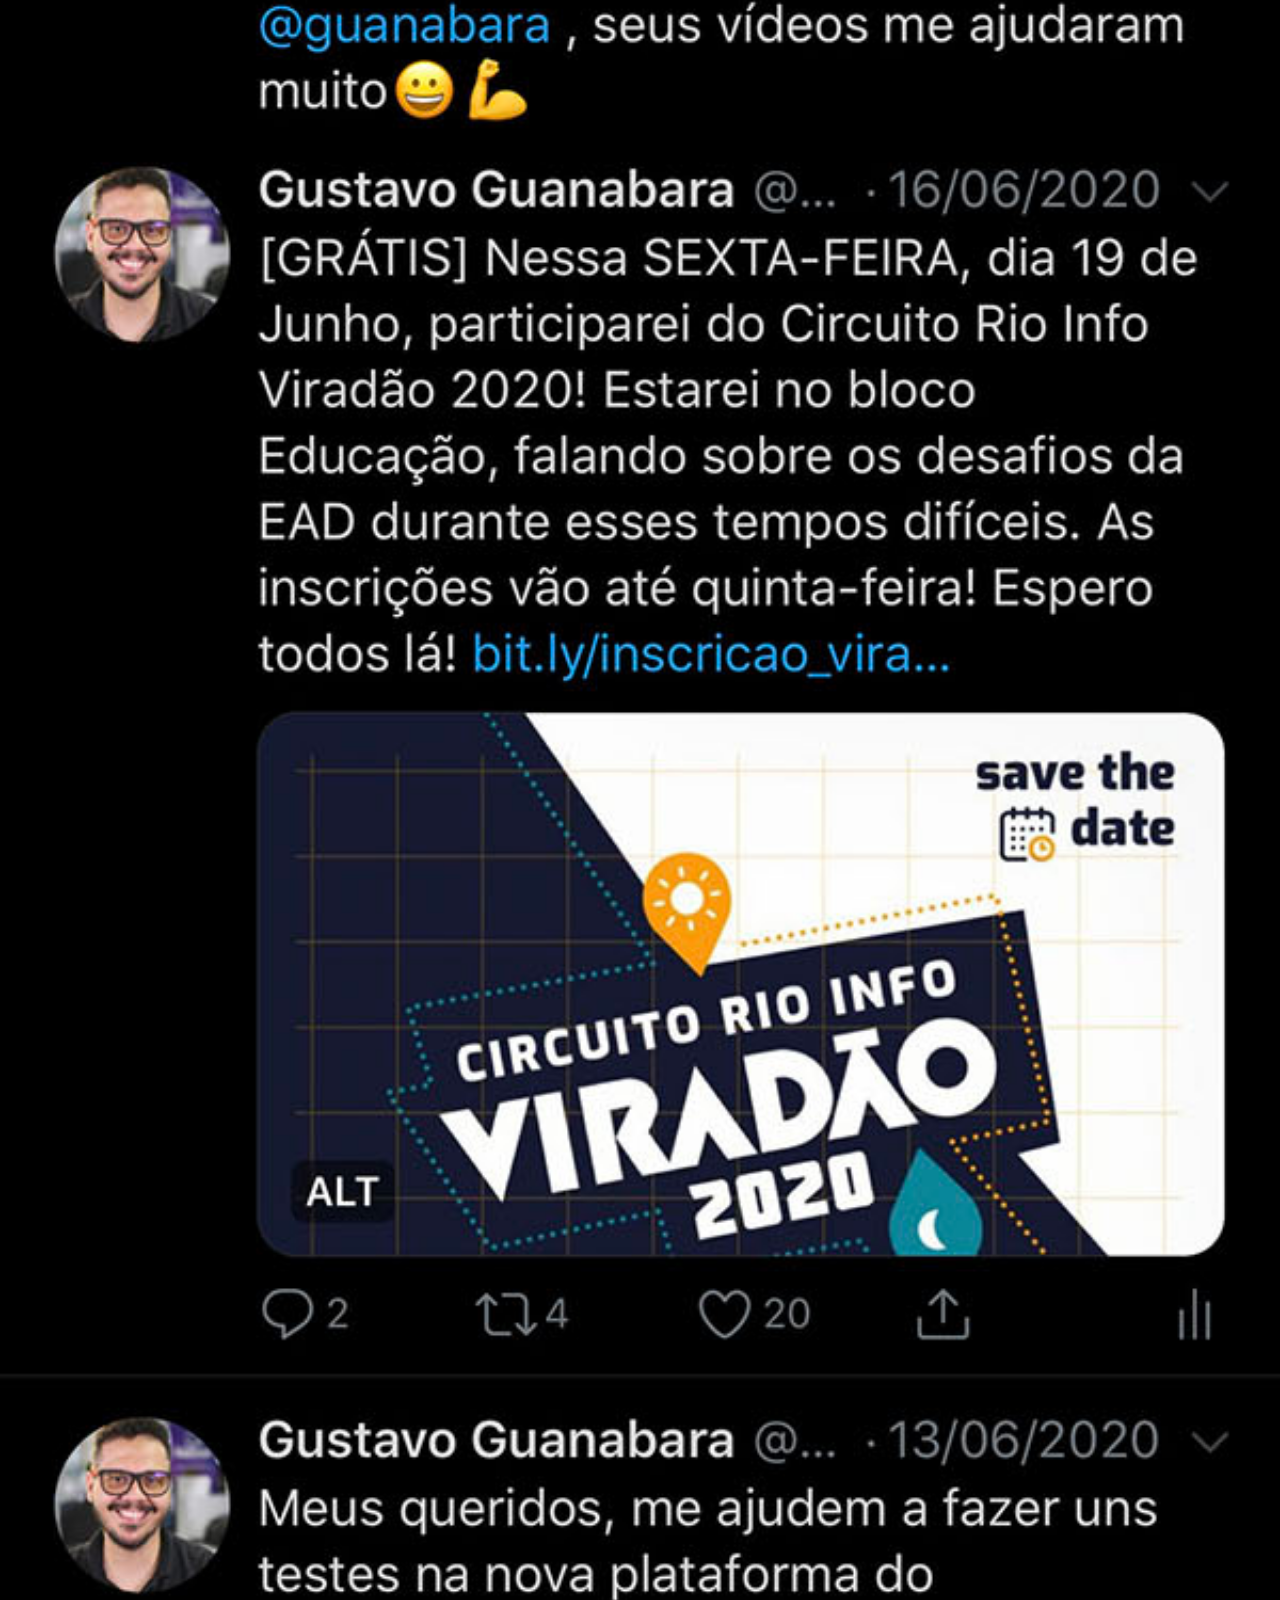
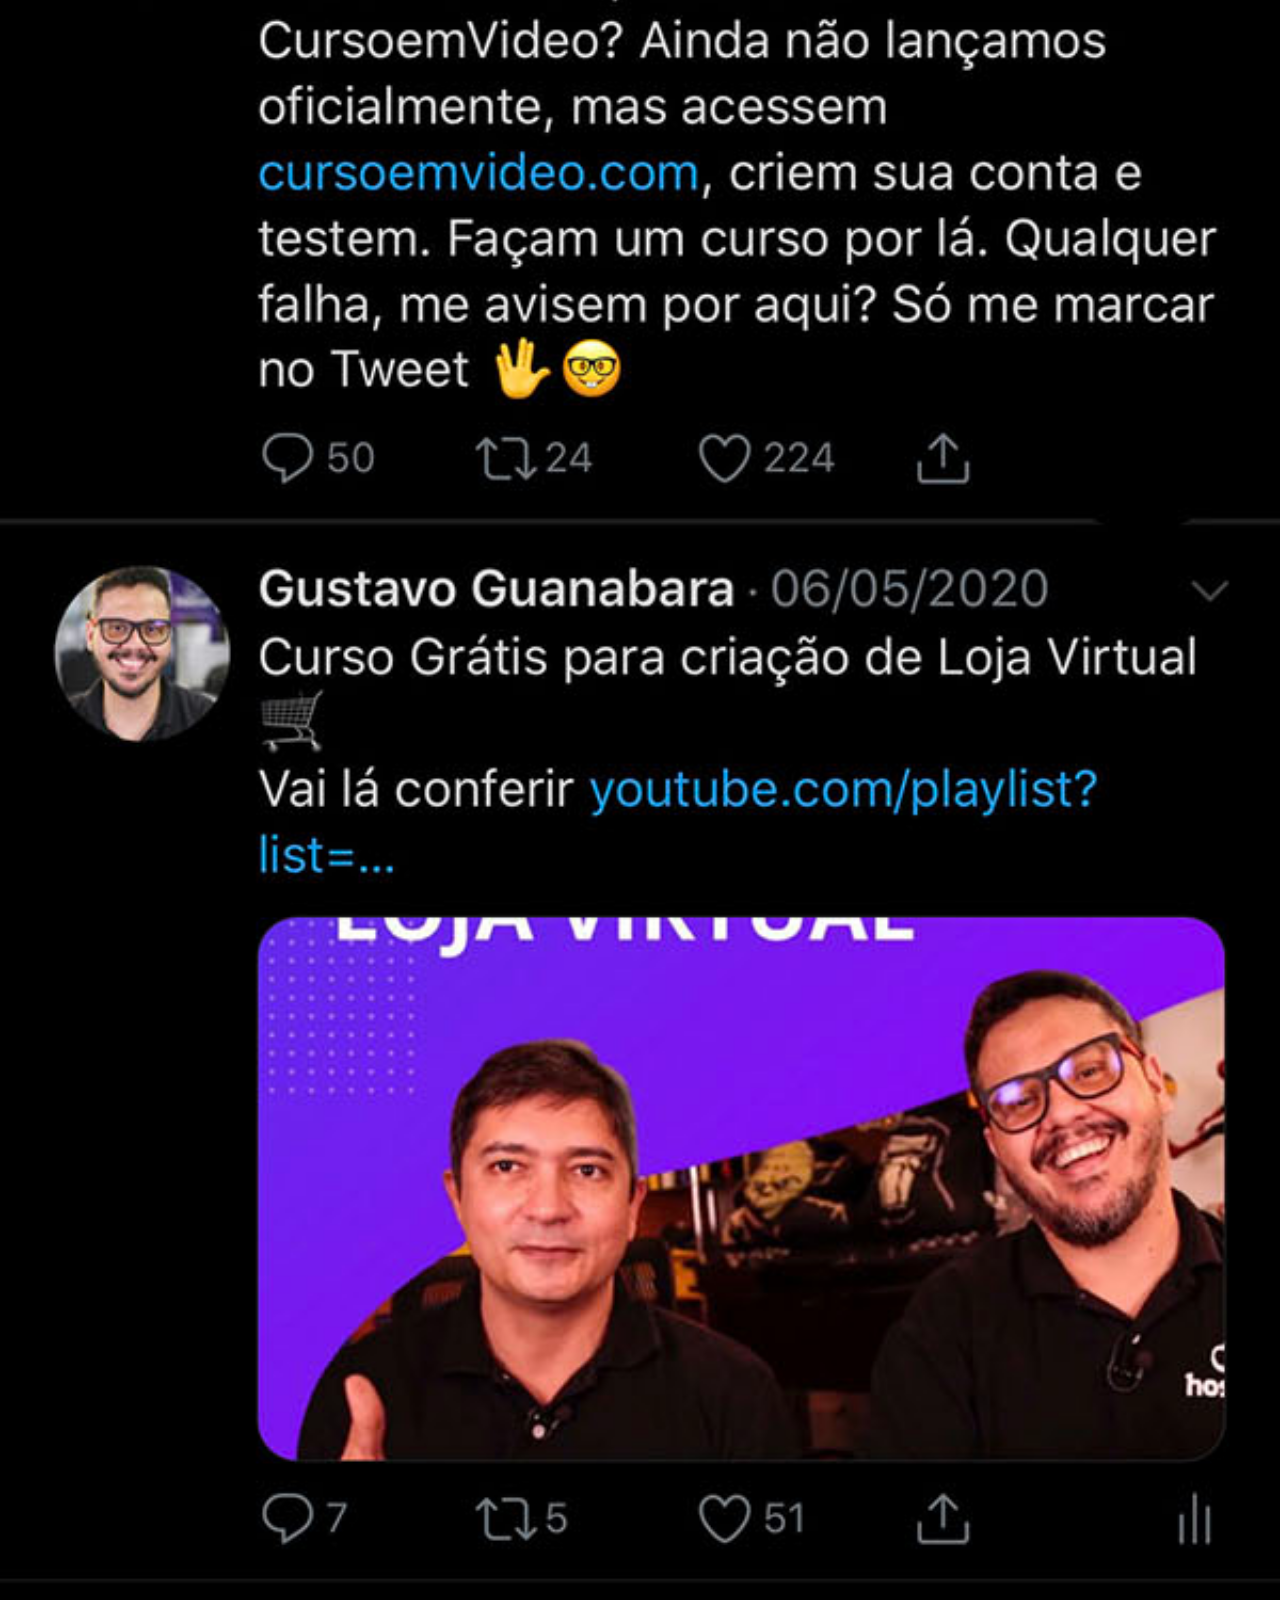
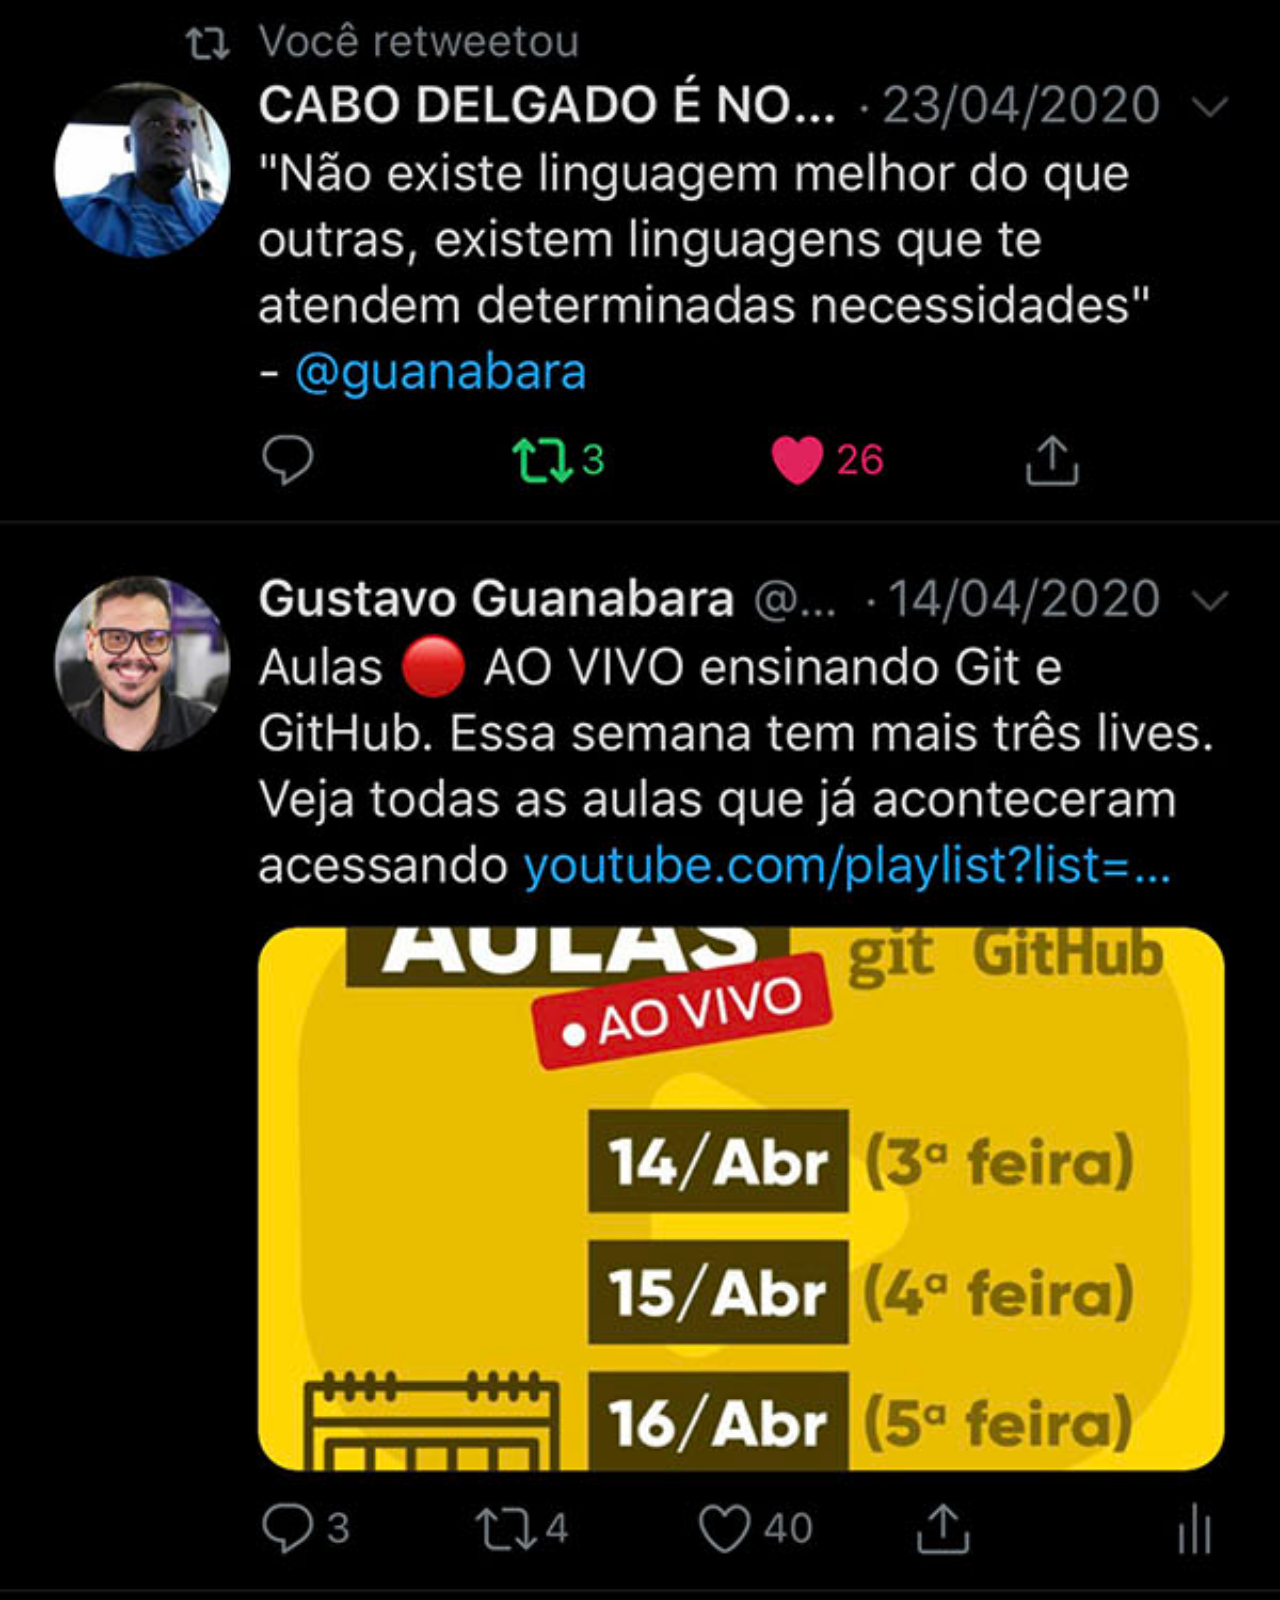
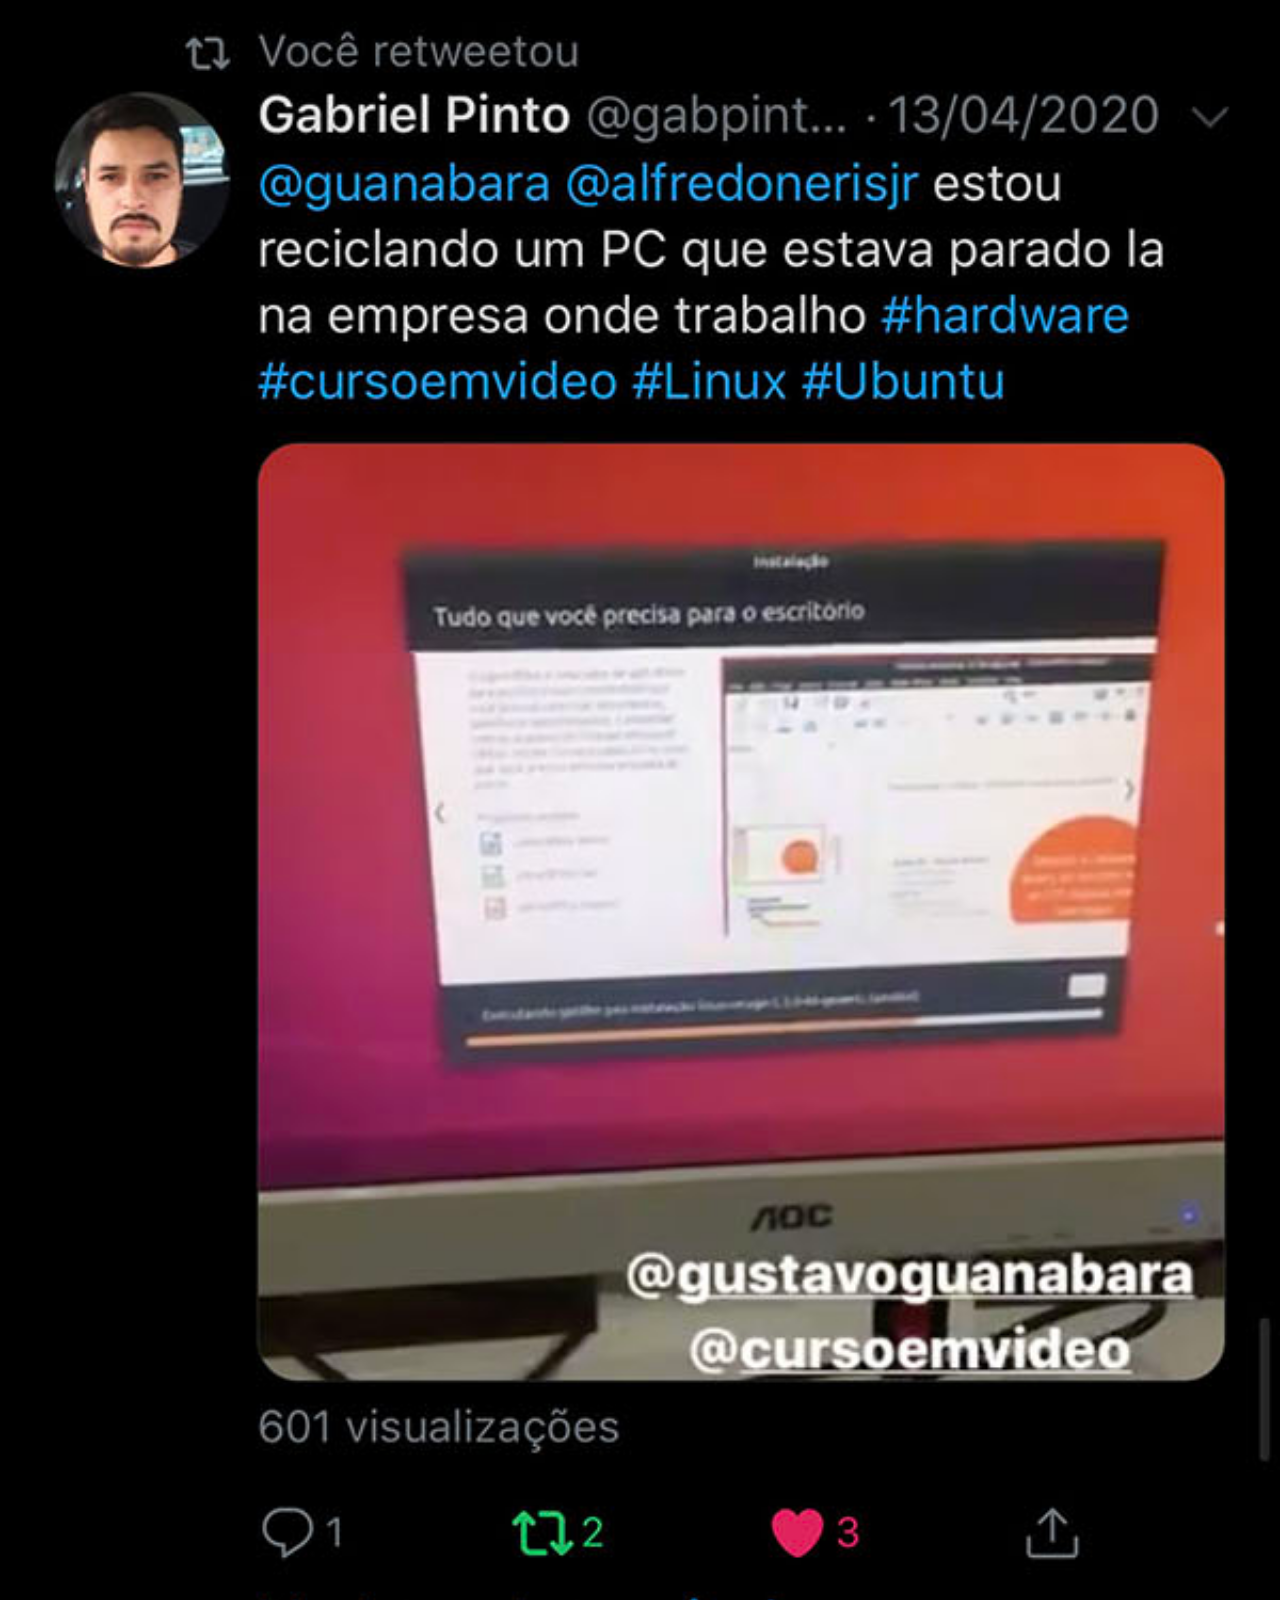
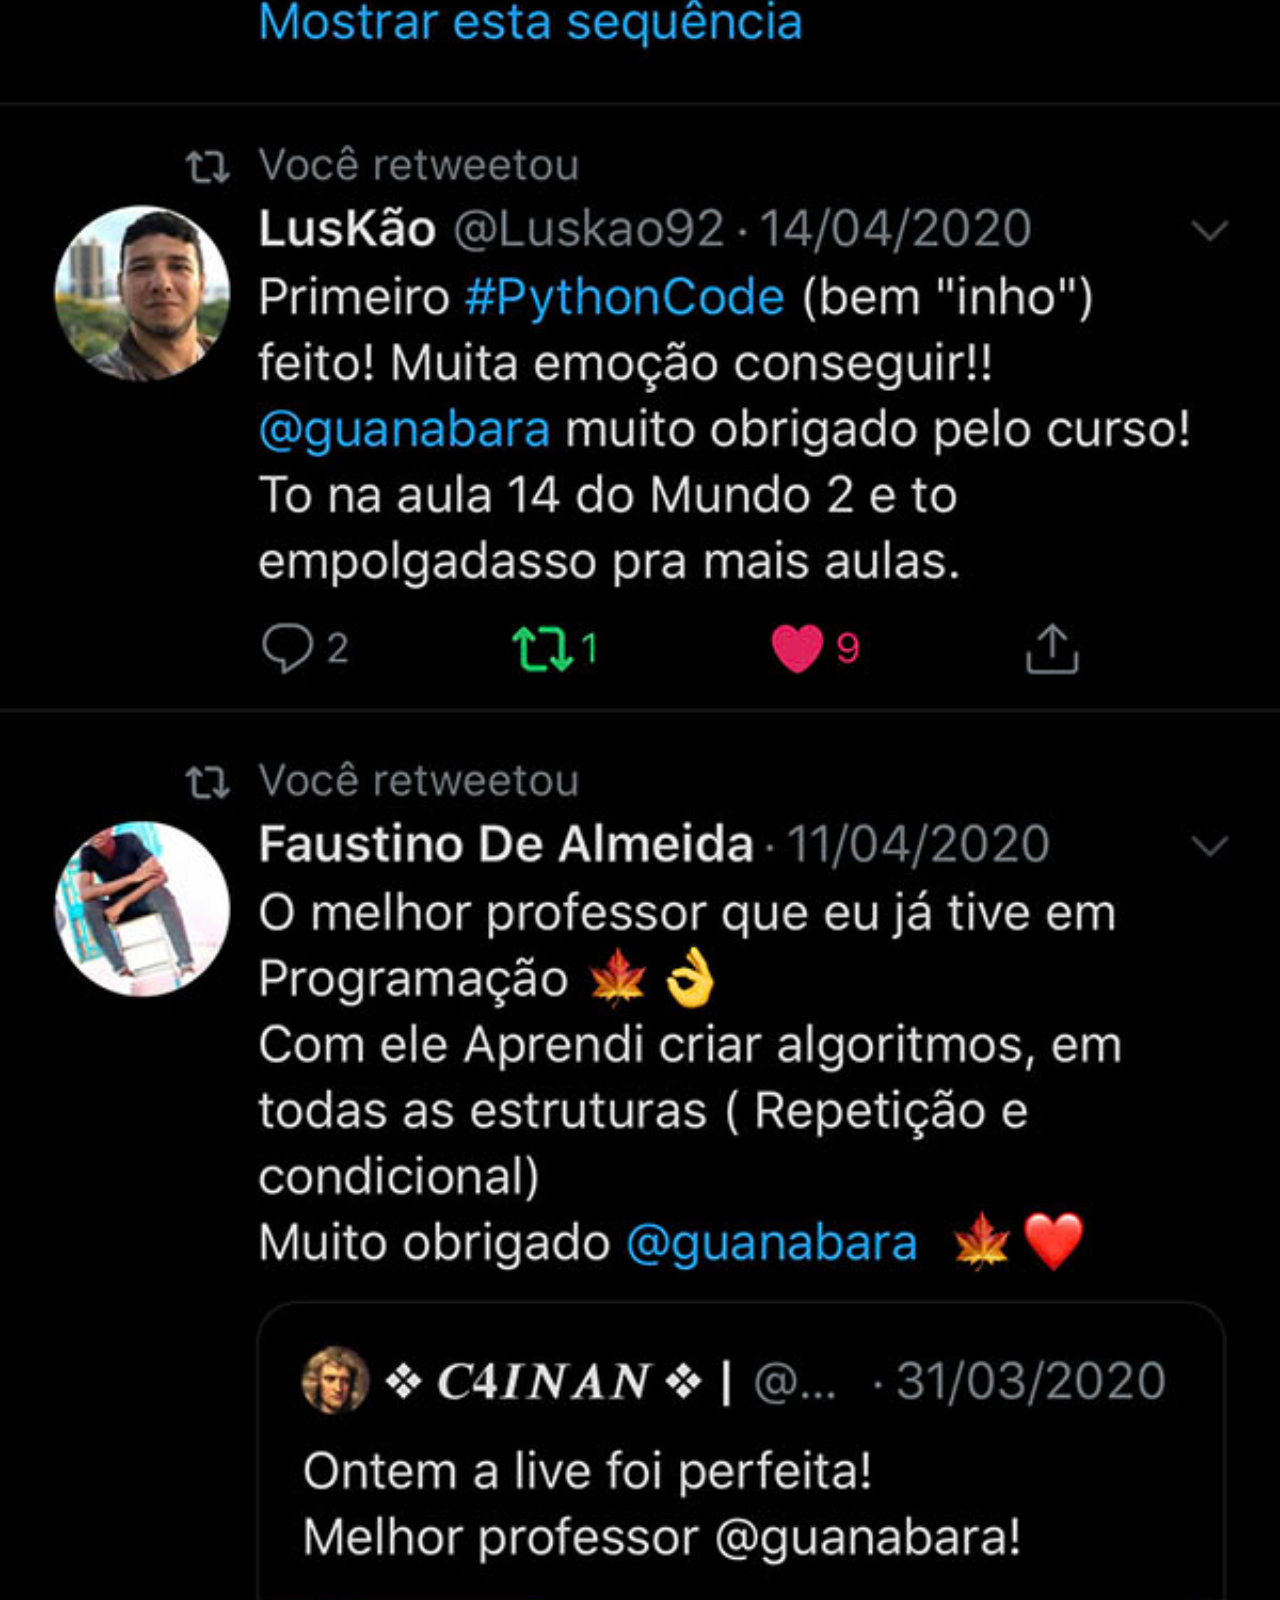
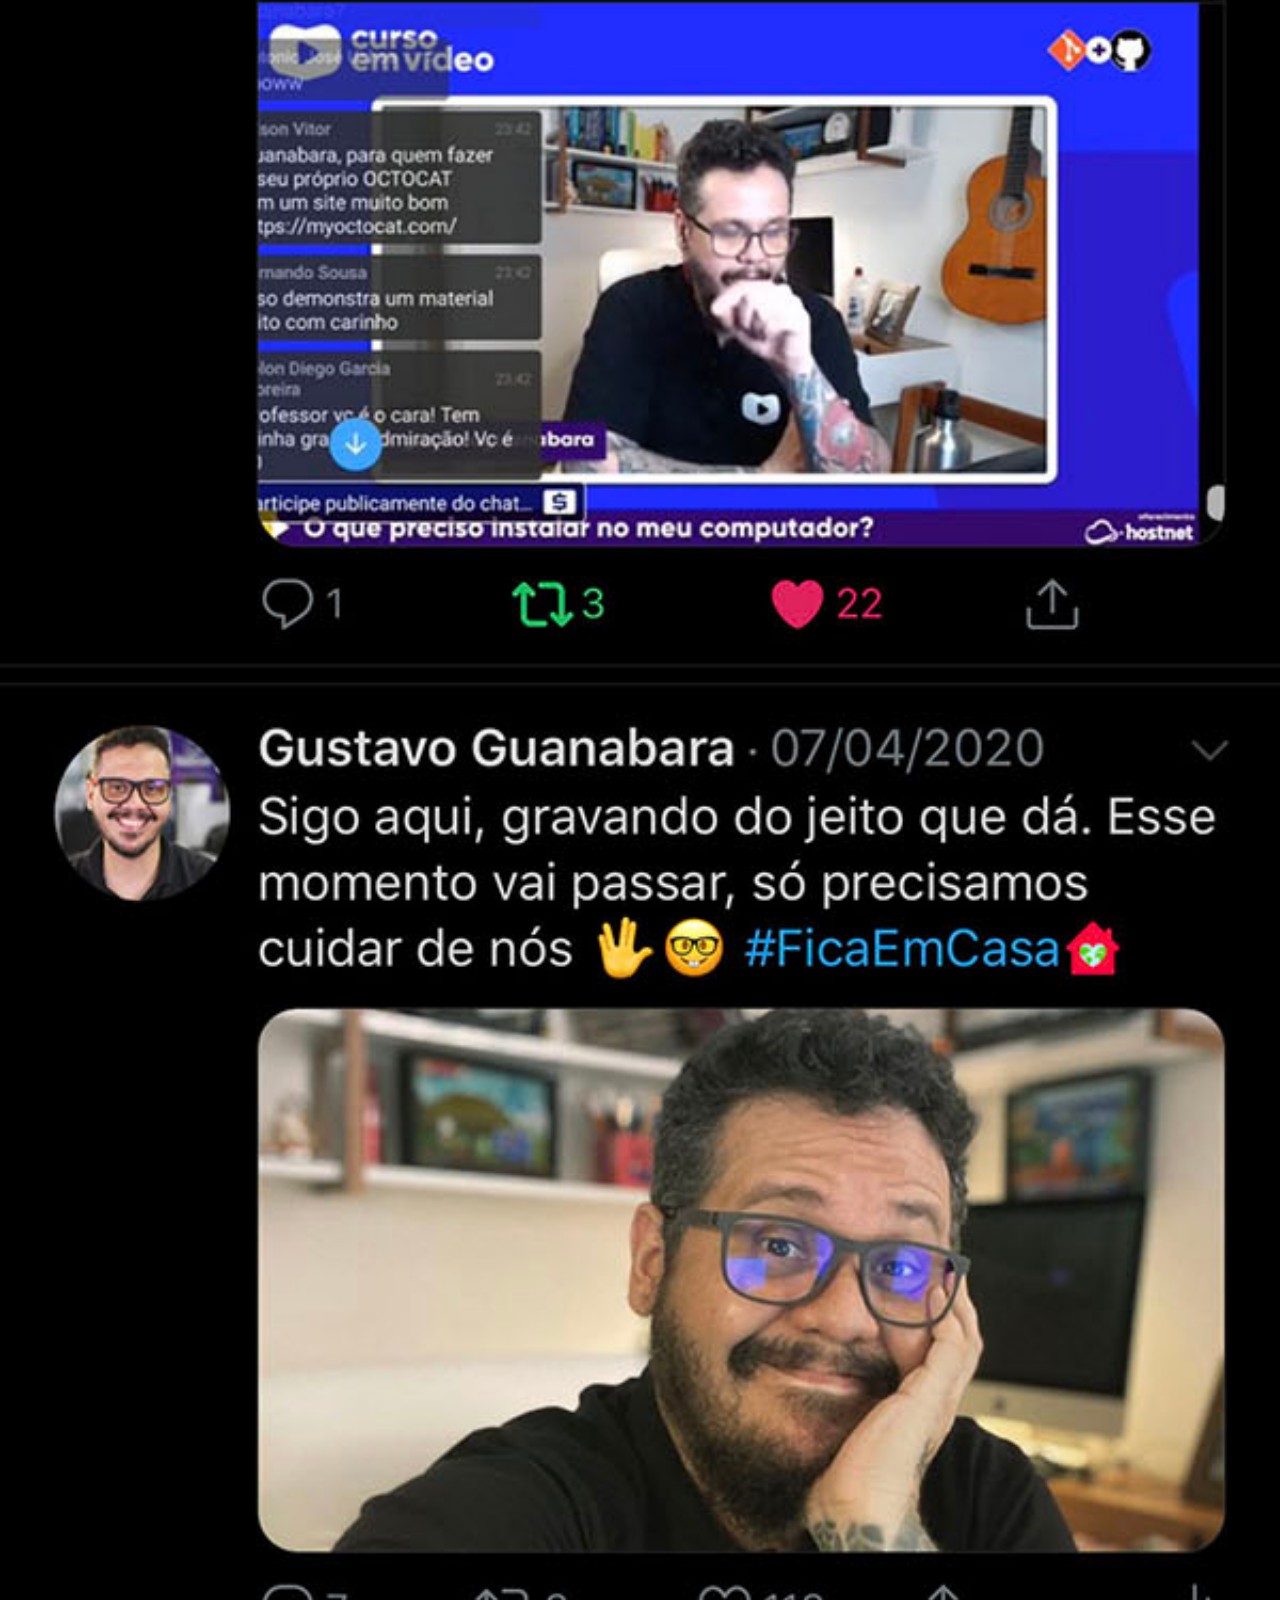
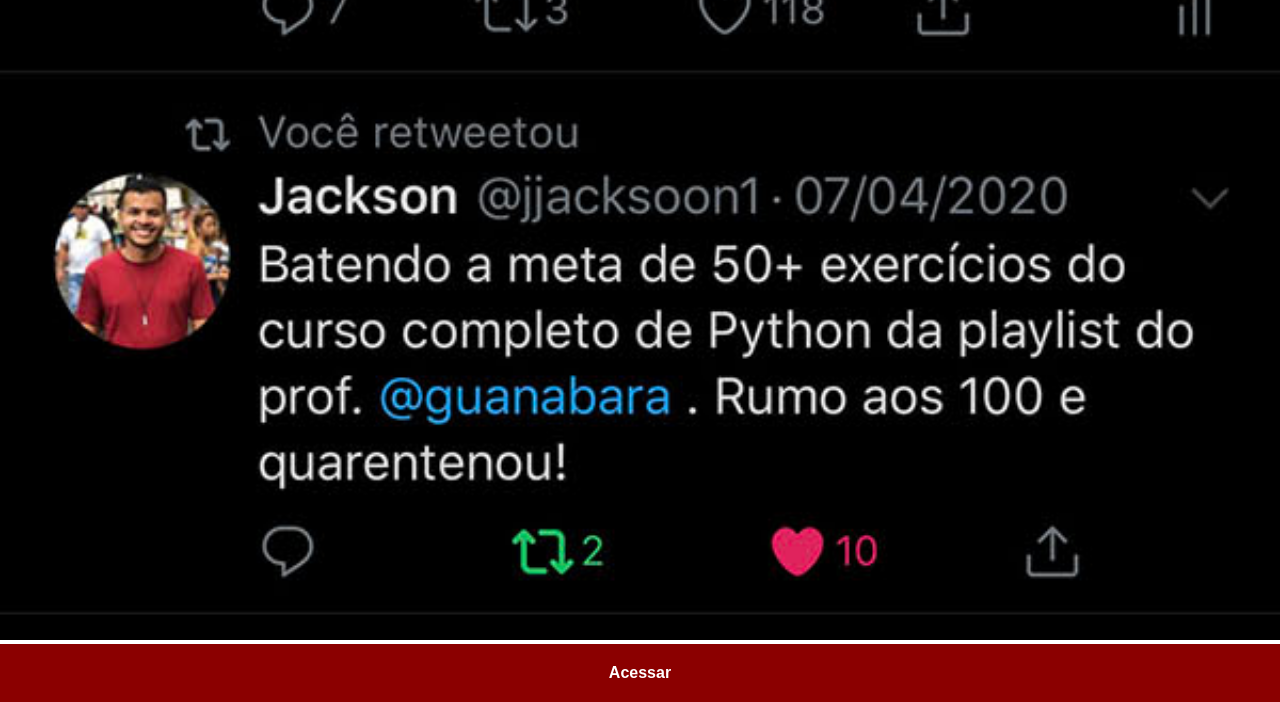
<file: twitter.html>
<!DOCTYPE html>
<html lang="pt-br">
<head>
    <meta charset="UTF-8">
    <meta name="viewport" content="width=device-width, initial-scale=1.0">
    <title>Twiiter</title>
    <link rel="stylesheet" href="estilos/social.css">
</head>
<body>
    <img src="imagens/tela-twitter.jpg" alt="Twitter">
    <a href="https://x.com/guanabara" target="_blank">Acessar</a>
</body>
</html>
</file>
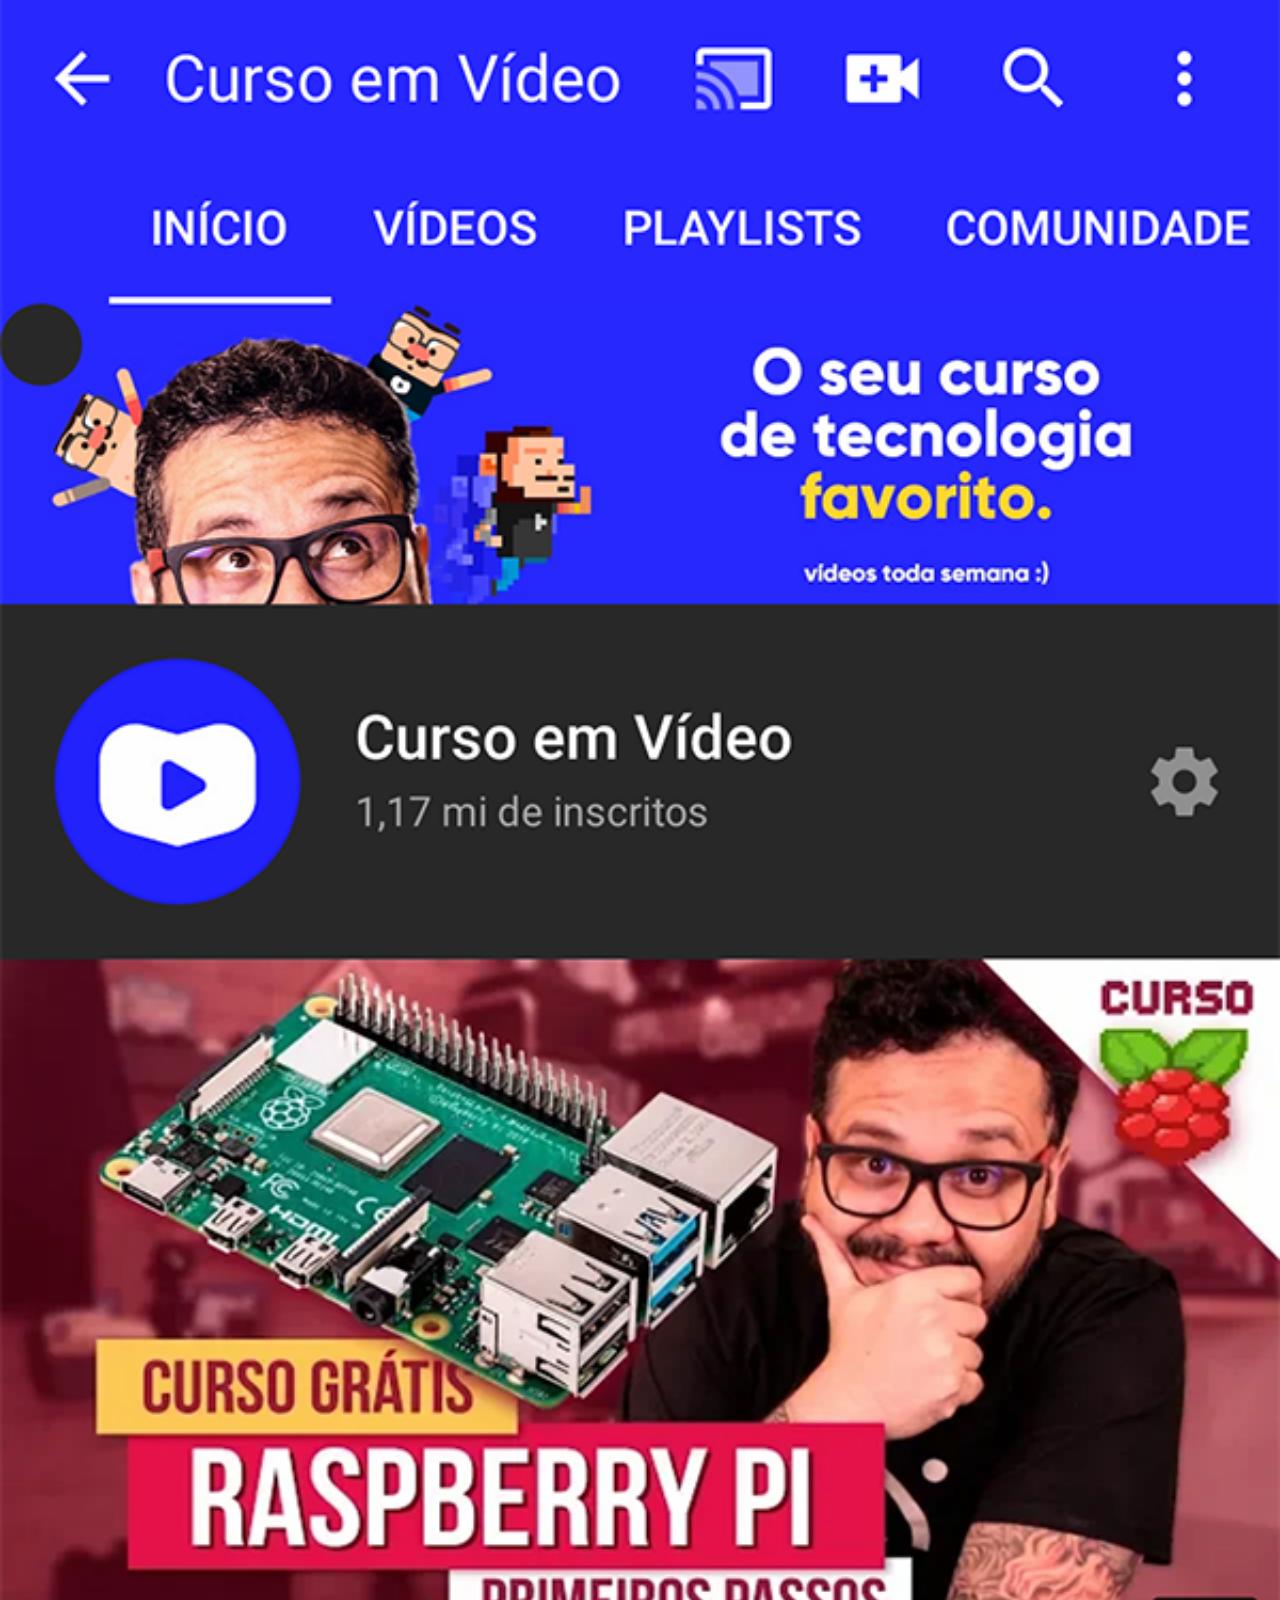
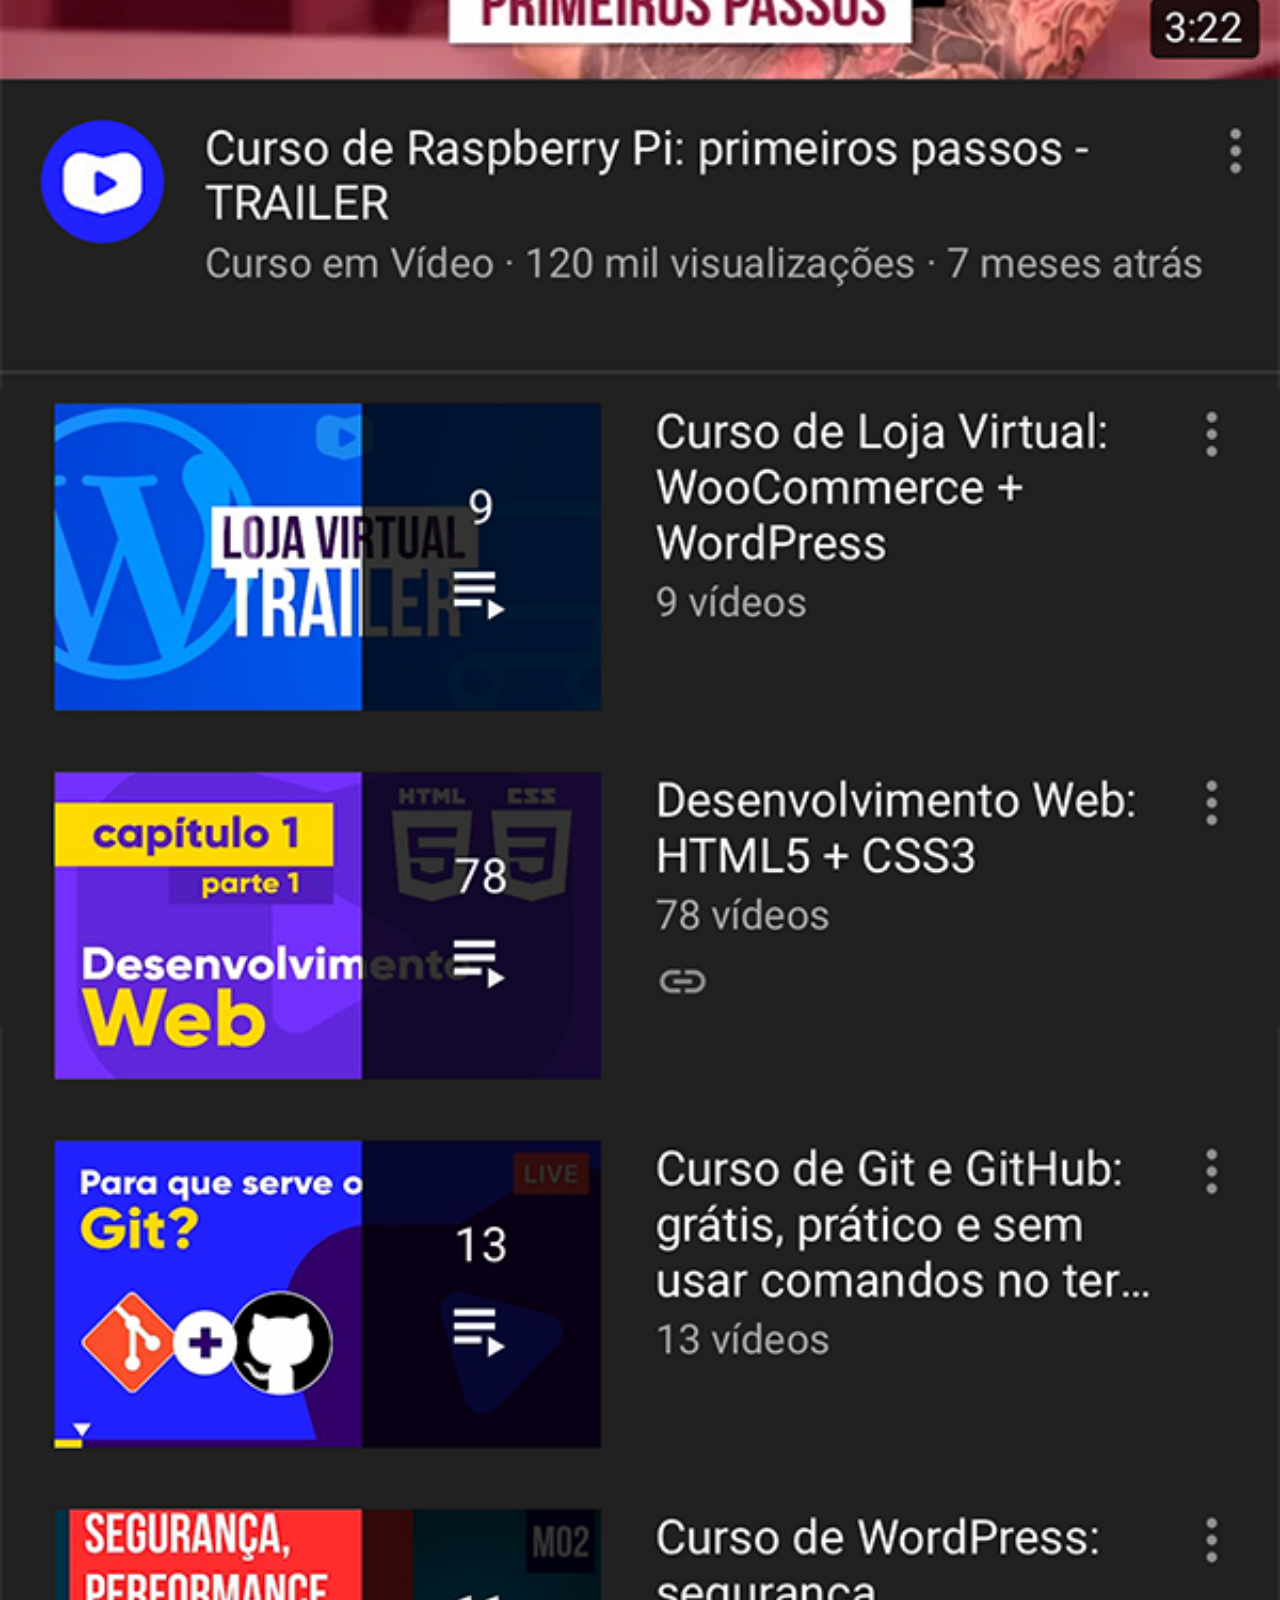
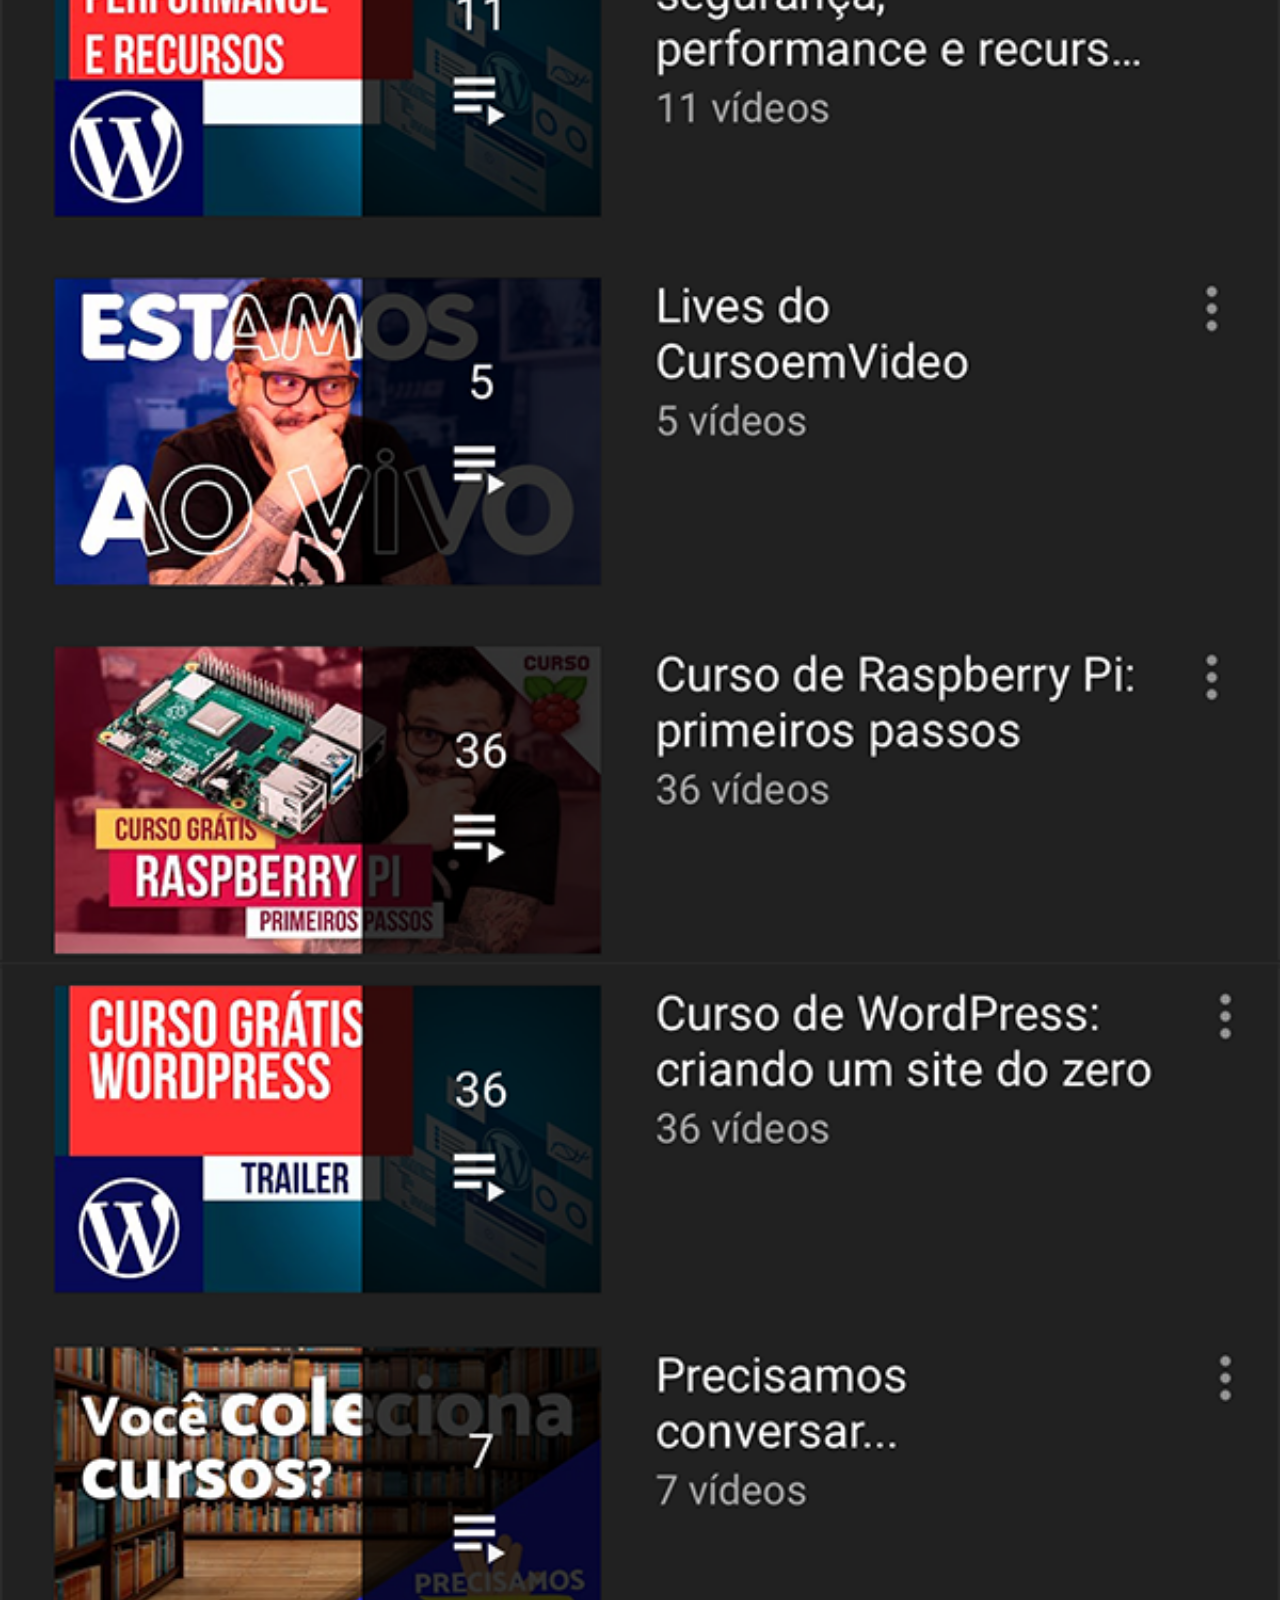
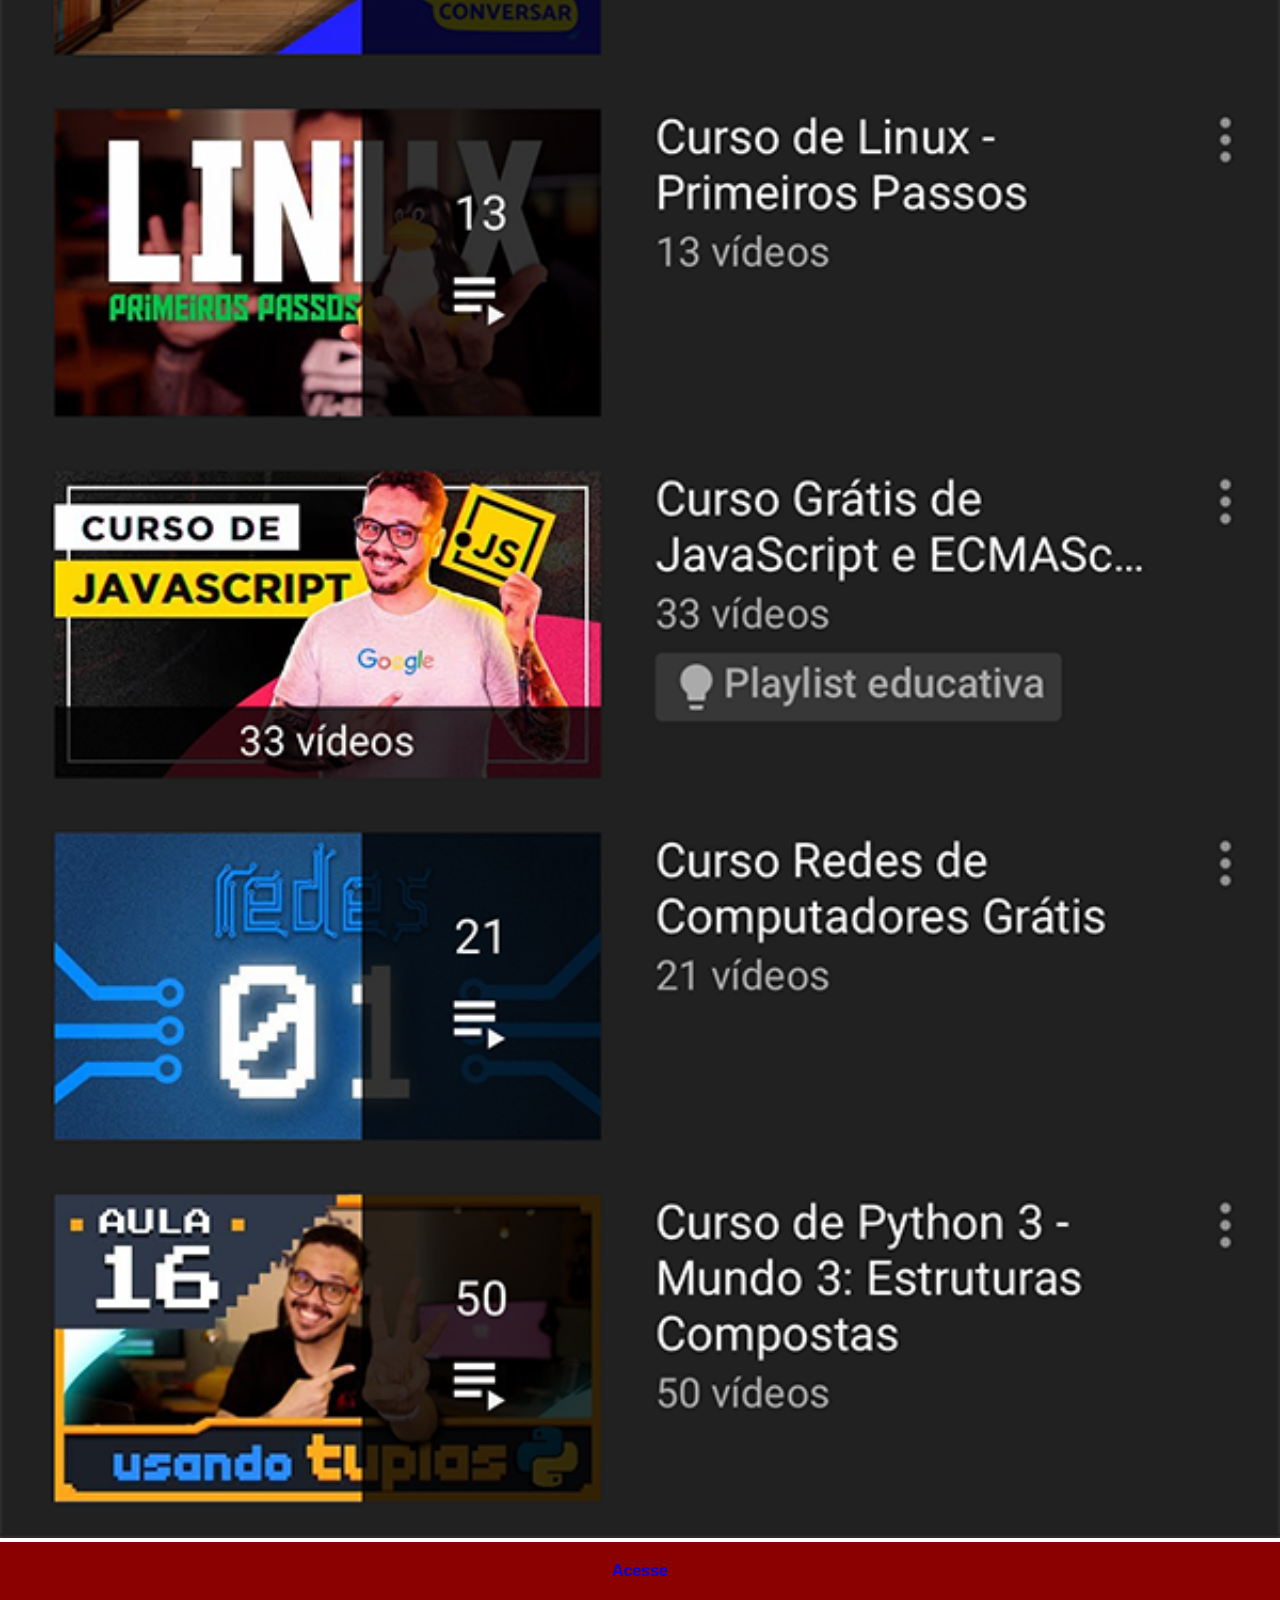
<file: youtube.html>
<!DOCTYPE html>
<html lang="pt-br">
<head>
    <meta charset="UTF-8">
    <meta name="viewport" content="width=device-width, initial-scale=1.0">
    <title>YouTube</title>
    <style>
        *{
            margin: 0;
            padding: 0;
            font-family: Arial, Helvetica, sans-serif;
        }

        ::-webkit-scrollbar{
            width: 0;
            height: 0;
        }

        img{
            width: 100vw;
        }

        a{
            display: block;
            background-color: darkred;
            padding: 20px;
            text-align: center;
            font-weight: bold;
            text-decoration: none;
        }
    </style>
</head>
<body>
    <img src="imagens/tela-youtube.png" alt="YouTube">
    <a href="https://www.youtube.com/@cursoemvideo/playlists" target="_blank">Acesse</a>
</body>
</html>
</file>
<file: estilos/style.css>
@charset "UTF-8";

*{
    margin: 0;
    padding: 0;
    font-family: Arial, Helvetica, sans-serif;
}

html, body{
    height: 100vh;
    width: 100vw;
    background-color: black;
}

body{
    background-image: url(../imagens/fundo-madeira.jpg);
    background-repeat: no-repeat;
    background-position: top center;
    background-size: cover;
    background-attachment: fixed;
}

main{
    height: 100vh;
    position: relative;
}

section#telefone{
    position: absolute;
    top: 50%;
    left: 50%;
    transform: translate(-50%, -50%);
    
    height: 627px;
    width: 311px;

    background-image: url('../imagens/frame-iphone.png');
    background-repeat: no-repeat;
    background-position: center center;
    background-size: cover;
}

iframe#tela{
    position: relative;
    top: 80px;
    left: 22px;
    width: 269px;
    height: 471px;
}

section#redes-sociais{
    text-align: right;
}

section#redes-sociais img{
    width: 50px;
    height: 50px;
    margin: 10px;
    border-radius: 50%;
    box-shadow: 2px 2px 5px rgba(0, 0, 0, 0.397);
    box-sizing: border-box;
}

section#redes-sociais img:hover{
    border: 2px solid rgba(255, 255, 255, 0.61);
    transform: translate(-3px, -3px);
    box-shadow: 5px 5px 10px rgba(0, 0, 0, 0.603);
    transition: transform .3s, border 1s;
}
</file>
<file: estilos/social.css>
*{
    margin: 0;
    padding: 0;
}

body{
    font-family: Arial, Helvetica, sans-serif;
}

img{
    width: 100vw;
}

a{
    display: block;
    background-color: darkred;
    color: white;
    padding: 20px;
    text-align: center;
    font-weight: bold;
    text-decoration: none;
}

a:hover{
    background-color: red;
}

::-webkit-scrollbar{
    height: 0;
    width: 0;
}
</file>
